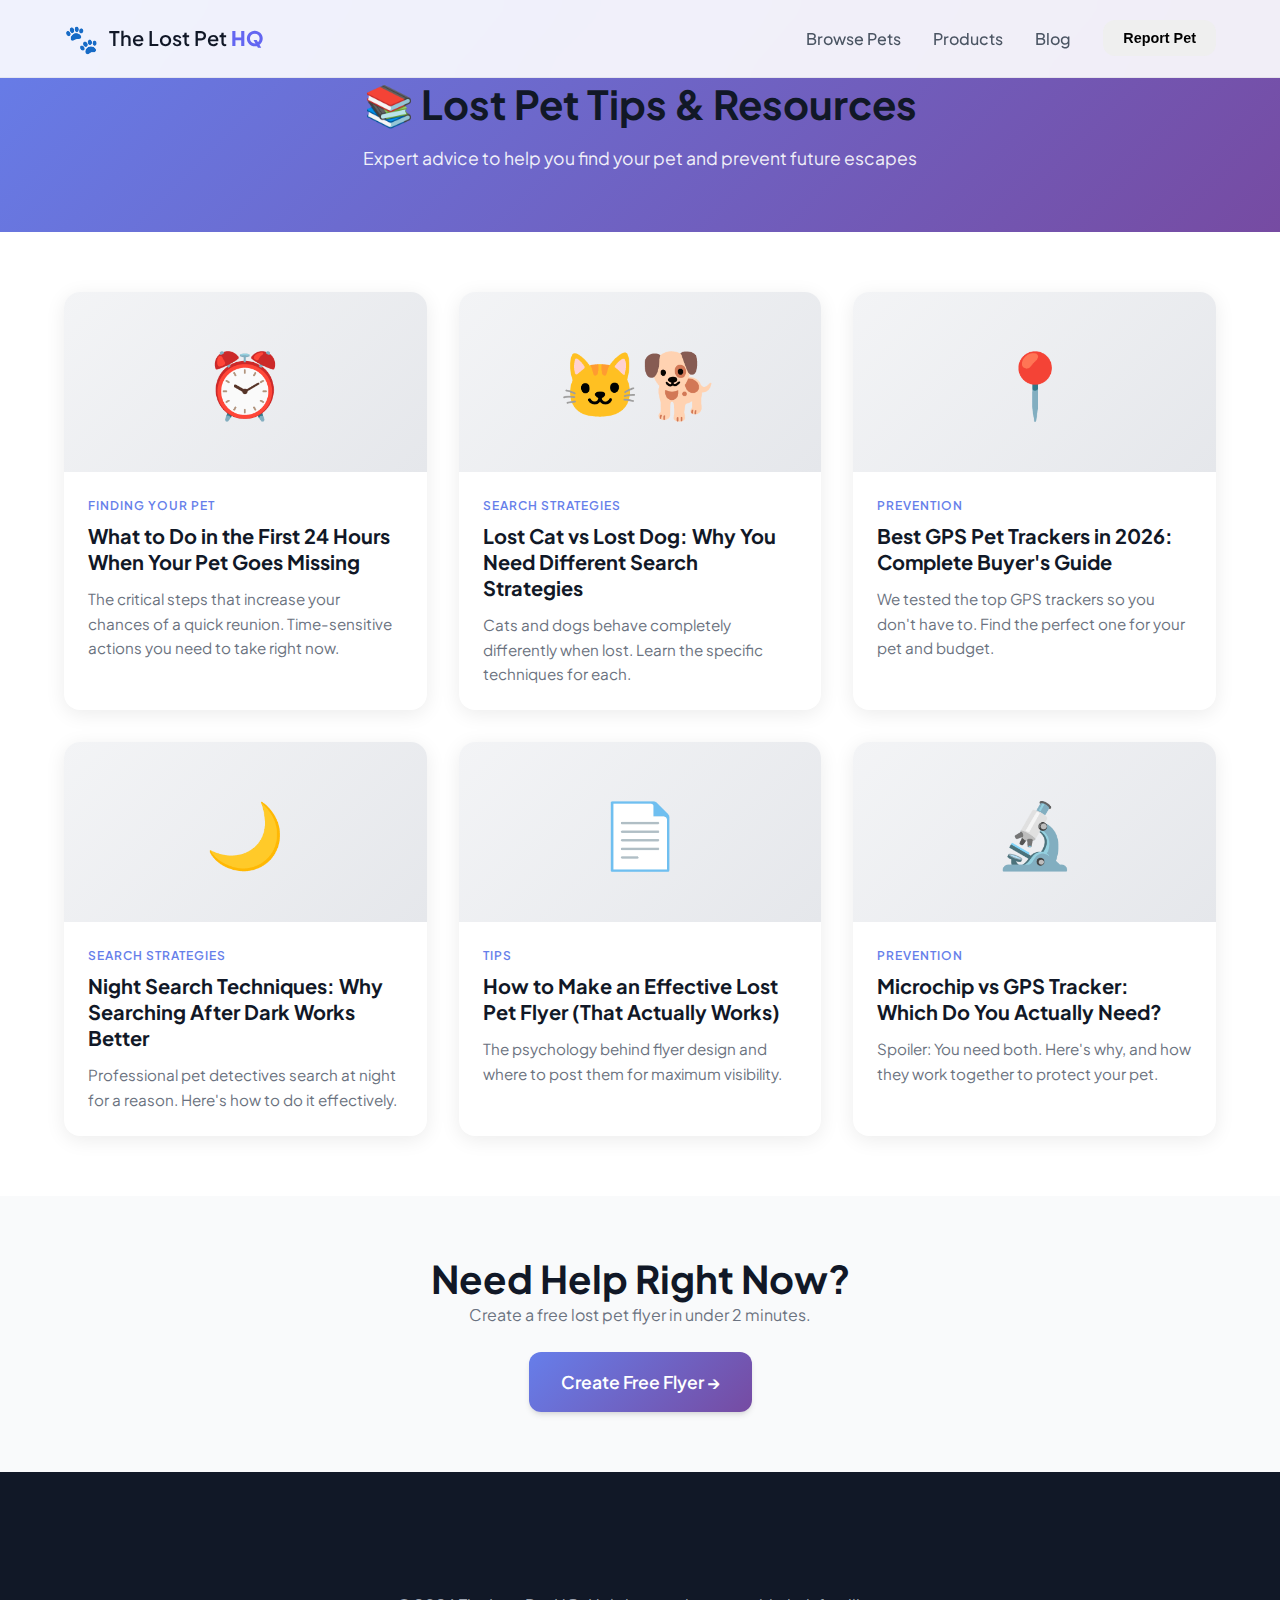
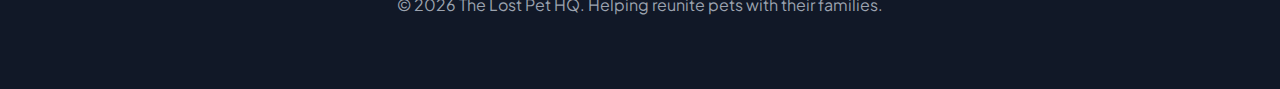
<file: blog/index.html>
<!DOCTYPE html>
<html lang="en">
<head>
    <meta charset="UTF-8">
    <meta name="viewport" content="width=device-width, initial-scale=1.0">
    <title>Lost Pet Tips & Resources | The Lost Pet HQ Blog</title>
    <meta name="description" content="Expert advice on finding lost pets, prevention tips, and heartwarming reunion stories. Free resources from The Lost Pet HQ.">
    <link rel="icon" type="image/svg+xml" href="/logo.svg">
    <link rel="preconnect" href="https://fonts.googleapis.com">
    <link rel="preconnect" href="https://fonts.gstatic.com" crossorigin>
    <link href="https://fonts.googleapis.com/css2?family=Plus+Jakarta+Sans:wght@400;500;600;700;800&display=swap" rel="stylesheet">
    <link rel="stylesheet" href="/styles.css">
    <style>
        .blog-hero {
            background: linear-gradient(135deg, #667eea 0%, #764ba2 100%);
            padding: 80px 0 60px;
            color: white;
            text-align: center;
        }
        .blog-hero h1 { font-size: 2.5rem; margin-bottom: 16px; }
        .blog-hero p { opacity: 0.9; font-size: 1.1rem; }
        
        .blog-grid {
            display: grid;
            grid-template-columns: repeat(auto-fit, minmax(320px, 1fr));
            gap: 32px;
            padding: 60px 0;
        }
        
        .blog-card {
            background: white;
            border-radius: 16px;
            overflow: hidden;
            box-shadow: 0 4px 20px rgba(0,0,0,0.08);
            transition: transform 0.2s;
            text-decoration: none;
            color: inherit;
        }
        .blog-card:hover { transform: translateY(-4px); }
        
        .blog-image {
            height: 180px;
            background: linear-gradient(135deg, #f3f4f6, #e5e7eb);
            display: flex;
            align-items: center;
            justify-content: center;
            font-size: 64px;
        }
        
        .blog-content {
            padding: 24px;
        }
        
        .blog-category {
            font-size: 0.75rem;
            font-weight: 600;
            color: #667eea;
            text-transform: uppercase;
            letter-spacing: 1px;
            margin-bottom: 8px;
        }
        
        .blog-title {
            font-size: 1.25rem;
            font-weight: 700;
            margin-bottom: 12px;
            line-height: 1.3;
        }
        
        .blog-excerpt {
            color: #6b7280;
            font-size: 0.95rem;
            line-height: 1.6;
        }
        
        .blog-cta {
            padding: 60px 0;
            background: #f9fafb;
            text-align: center;
        }
    </style>
</head>
<body>
    <nav class="navbar">
        <div class="nav-container">
            <a href="/" class="nav-logo">
                <span class="logo-paw">🐾</span>
                <span class="logo-text">The Lost Pet <strong>HQ</strong></span>
            </a>
            <div class="nav-links">
                <a href="/listings.html">Browse Pets</a>
                <a href="/products.html">Products</a>
                <a href="/blog/" class="active">Blog</a>
                <button class="btn btn-nav" onclick="window.location.href='/'">Report Pet</button>
            </div>
        </div>
    </nav>

    <section class="blog-hero">
        <div class="container">
            <h1>📚 Lost Pet Tips & Resources</h1>
            <p>Expert advice to help you find your pet and prevent future escapes</p>
        </div>
    </section>

    <div class="container">
        <div class="blog-grid">
            <a href="/blog/what-to-do-first-24-hours-lost-pet.html" class="blog-card">
                <div class="blog-image">⏰</div>
                <div class="blog-content">
                    <div class="blog-category">Finding Your Pet</div>
                    <h2 class="blog-title">What to Do in the First 24 Hours When Your Pet Goes Missing</h2>
                    <p class="blog-excerpt">The critical steps that increase your chances of a quick reunion. Time-sensitive actions you need to take right now.</p>
                </div>
            </a>
            
            <a href="/blog/lost-cat-vs-lost-dog-different-strategies.html" class="blog-card">
                <div class="blog-image">🐱🐕</div>
                <div class="blog-content">
                    <div class="blog-category">Search Strategies</div>
                    <h2 class="blog-title">Lost Cat vs Lost Dog: Why You Need Different Search Strategies</h2>
                    <p class="blog-excerpt">Cats and dogs behave completely differently when lost. Learn the specific techniques for each.</p>
                </div>
            </a>
            
            <a href="/blog/best-gps-pet-trackers-2026.html" class="blog-card">
                <div class="blog-image">📍</div>
                <div class="blog-content">
                    <div class="blog-category">Prevention</div>
                    <h2 class="blog-title">Best GPS Pet Trackers in 2026: Complete Buyer's Guide</h2>
                    <p class="blog-excerpt">We tested the top GPS trackers so you don't have to. Find the perfect one for your pet and budget.</p>
                </div>
            </a>
            
            <a href="/blog/night-search-techniques-finding-lost-pets.html" class="blog-card">
                <div class="blog-image">🌙</div>
                <div class="blog-content">
                    <div class="blog-category">Search Strategies</div>
                    <h2 class="blog-title">Night Search Techniques: Why Searching After Dark Works Better</h2>
                    <p class="blog-excerpt">Professional pet detectives search at night for a reason. Here's how to do it effectively.</p>
                </div>
            </a>
            
            <a href="/blog/how-to-make-effective-lost-pet-flyer.html" class="blog-card">
                <div class="blog-image">📄</div>
                <div class="blog-content">
                    <div class="blog-category">Tips</div>
                    <h2 class="blog-title">How to Make an Effective Lost Pet Flyer (That Actually Works)</h2>
                    <p class="blog-excerpt">The psychology behind flyer design and where to post them for maximum visibility.</p>
                </div>
            </a>
            
            <a href="/blog/microchip-vs-gps-tracker-which-need.html" class="blog-card">
                <div class="blog-image">🔬</div>
                <div class="blog-content">
                    <div class="blog-category">Prevention</div>
                    <h2 class="blog-title">Microchip vs GPS Tracker: Which Do You Actually Need?</h2>
                    <p class="blog-excerpt">Spoiler: You need both. Here's why, and how they work together to protect your pet.</p>
                </div>
            </a>
        </div>
    </div>

    <section class="blog-cta">
        <div class="container">
            <h2>Need Help Right Now?</h2>
            <p style="color: #6b7280; margin-bottom: 24px;">Create a free lost pet flyer in under 2 minutes.</p>
            <a href="/" class="btn btn-primary btn-large">Create Free Flyer →</a>
        </div>
    </section>

    <footer class="footer">
        <div class="container">
            <div class="footer-content" style="text-align: center; padding: 40px 0;">
                <p>© 2026 The Lost Pet HQ. Helping reunite pets with their families.</p>
            </div>
        </div>
    </footer>
</body>
</html>
</file>
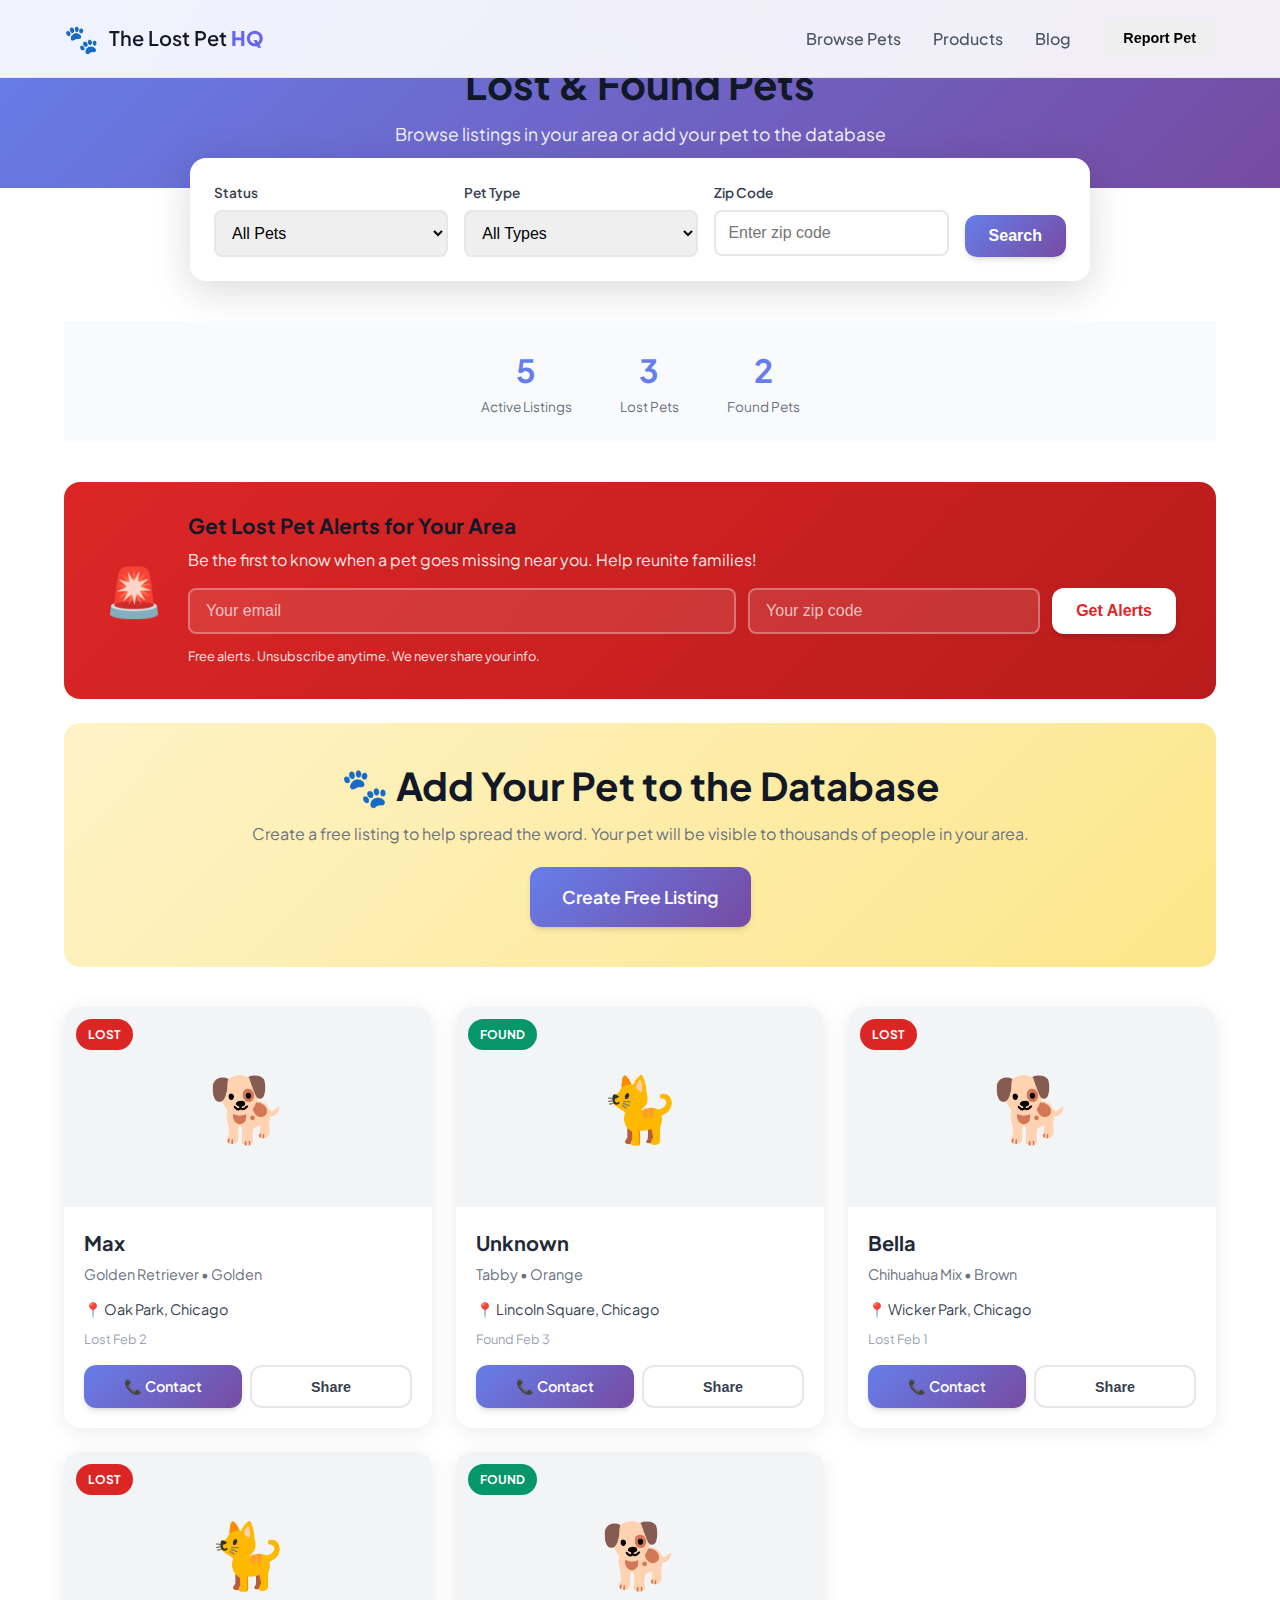
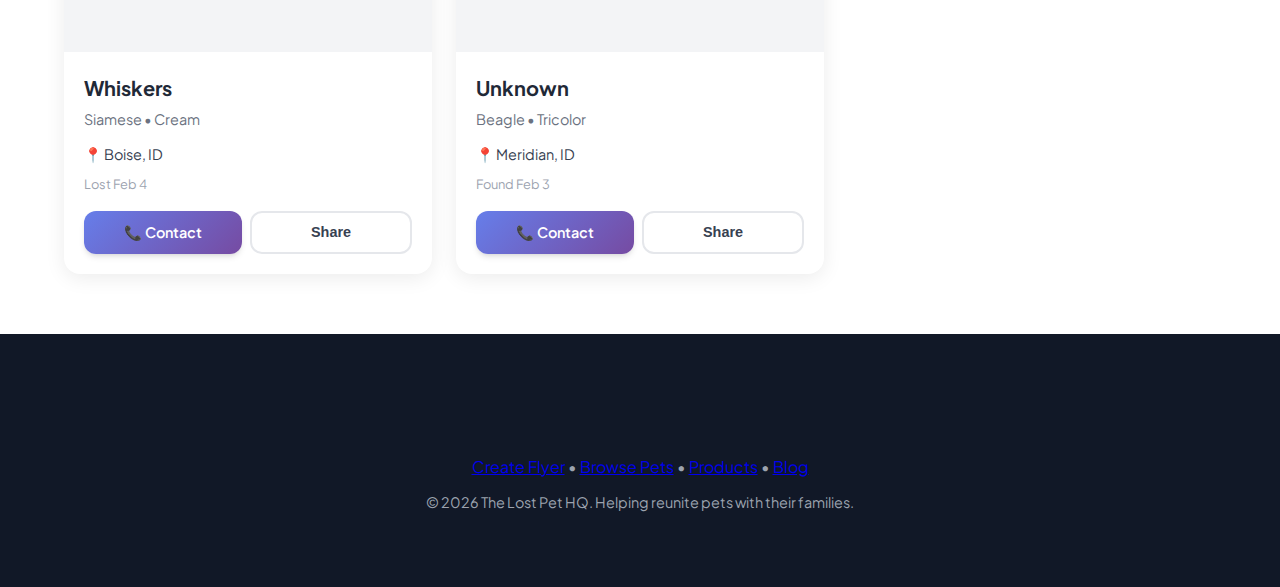
<file: listings.html>
<!DOCTYPE html>
<html lang="en">
<head>
    <meta charset="UTF-8">
    <meta name="viewport" content="width=device-width, initial-scale=1.0">
    <title>Lost & Found Pets Near You - The Lost Pet HQ</title>
    <meta name="description" content="Browse lost and found pets in your area. Help reunite pets with their families or find your missing companion.">
    <meta property="og:title" content="Lost & Found Pets - The Lost Pet HQ">
    <meta property="og:description" content="Browse lost and found pets near you. Help reunite families.">
    <link rel="icon" type="image/svg+xml" href="/logo.svg">
    <link rel="preconnect" href="https://fonts.googleapis.com">
    <link rel="preconnect" href="https://fonts.gstatic.com" crossorigin>
    <link href="https://fonts.googleapis.com/css2?family=Plus+Jakarta+Sans:wght@400;500;600;700;800&display=swap" rel="stylesheet">
    <link rel="stylesheet" href="styles.css">
    <style>
        /* Listings Page Specific Styles */
        .listings-hero {
            background: linear-gradient(135deg, #667eea 0%, #764ba2 100%);
            padding: 60px 0 40px;
            color: white;
            text-align: center;
        }
        
        .listings-hero h1 {
            font-size: 2.5rem;
            margin-bottom: 12px;
        }
        
        .listings-hero p {
            opacity: 0.9;
            font-size: 1.1rem;
        }
        
        .search-filters {
            background: white;
            padding: 24px;
            border-radius: 16px;
            box-shadow: 0 10px 40px rgba(0,0,0,0.15);
            margin: -30px auto 40px;
            max-width: 900px;
            display: flex;
            gap: 16px;
            flex-wrap: wrap;
        }
        
        .filter-group {
            flex: 1;
            min-width: 150px;
        }
        
        .filter-group label {
            display: block;
            font-size: 0.85rem;
            font-weight: 600;
            margin-bottom: 6px;
            color: #374151;
        }
        
        .filter-group select,
        .filter-group input {
            width: 100%;
            padding: 12px;
            border: 2px solid #e5e7eb;
            border-radius: 8px;
            font-size: 1rem;
        }
        
        .filter-group select:focus,
        .filter-group input:focus {
            outline: none;
            border-color: #667eea;
        }
        
        .search-btn {
            align-self: flex-end;
        }
        
        .listings-grid {
            display: grid;
            grid-template-columns: repeat(auto-fill, minmax(300px, 1fr));
            gap: 24px;
            padding: 0 0 60px;
        }
        
        .listing-card {
            background: white;
            border-radius: 16px;
            overflow: hidden;
            box-shadow: 0 4px 20px rgba(0,0,0,0.08);
            transition: transform 0.2s, box-shadow 0.2s;
        }
        
        .listing-card:hover {
            transform: translateY(-4px);
            box-shadow: 0 12px 40px rgba(0,0,0,0.12);
        }
        
        .listing-image {
            height: 200px;
            background: #f3f4f6;
            display: flex;
            align-items: center;
            justify-content: center;
            font-size: 64px;
            position: relative;
        }
        
        .listing-image img {
            width: 100%;
            height: 100%;
            object-fit: cover;
        }
        
        .listing-badge {
            position: absolute;
            top: 12px;
            left: 12px;
            padding: 6px 12px;
            border-radius: 20px;
            font-size: 0.75rem;
            font-weight: 700;
            text-transform: uppercase;
        }
        
        .listing-badge.lost {
            background: #dc2626;
            color: white;
        }
        
        .listing-badge.found {
            background: #059669;
            color: white;
        }
        
        .listing-content {
            padding: 20px;
        }
        
        .listing-name {
            font-size: 1.25rem;
            font-weight: 700;
            margin-bottom: 4px;
        }
        
        .listing-details {
            color: #6b7280;
            font-size: 0.9rem;
            margin-bottom: 12px;
        }
        
        .listing-location {
            display: flex;
            align-items: center;
            gap: 6px;
            font-size: 0.9rem;
            color: #374151;
            margin-bottom: 8px;
        }
        
        .listing-date {
            font-size: 0.8rem;
            color: #9ca3af;
        }
        
        .listing-actions {
            display: flex;
            gap: 8px;
            margin-top: 16px;
        }
        
        .listing-actions .btn {
            flex: 1;
            padding: 10px;
            font-size: 0.9rem;
        }
        
        .no-listings {
            grid-column: 1 / -1;
            text-align: center;
            padding: 80px 20px;
            color: #6b7280;
        }
        
        .no-listings span {
            font-size: 64px;
            display: block;
            margin-bottom: 16px;
        }
        
        .alert-signup-section {
            margin-bottom: 24px;
        }
        
        .alert-signup-card {
            background: linear-gradient(135deg, #dc2626, #b91c1c);
            color: white;
            padding: 32px 40px;
            border-radius: 16px;
            display: flex;
            align-items: center;
            gap: 24px;
        }
        
        .alert-icon {
            font-size: 48px;
            flex-shrink: 0;
        }
        
        .alert-content {
            flex: 1;
        }
        
        .alert-content h3 {
            margin: 0 0 8px;
            font-size: 1.3rem;
        }
        
        .alert-content > p {
            margin: 0 0 16px;
            opacity: 0.9;
        }
        
        .alert-form {
            display: flex;
            gap: 12px;
            flex-wrap: wrap;
        }
        
        .alert-form input {
            padding: 12px 16px;
            border: 2px solid rgba(255,255,255,0.3);
            border-radius: 8px;
            background: rgba(255,255,255,0.1);
            color: white;
            font-size: 1rem;
        }
        
        .alert-form input::placeholder {
            color: rgba(255,255,255,0.7);
        }
        
        .alert-form input:focus {
            outline: none;
            border-color: white;
            background: rgba(255,255,255,0.2);
        }
        
        .alert-form input[type="email"] {
            flex: 2;
            min-width: 200px;
        }
        
        .alert-form input[type="text"] {
            flex: 1;
            min-width: 100px;
        }
        
        .alert-form .btn {
            background: white;
            color: #dc2626;
            border: none;
            font-weight: 600;
        }
        
        .alert-form .btn:hover {
            background: #f3f4f6;
        }
        
        .alert-disclaimer {
            font-size: 0.8rem;
            opacity: 0.7;
            margin: 12px 0 0 !important;
        }
        
        @media (max-width: 640px) {
            .alert-signup-card {
                flex-direction: column;
                text-align: center;
            }
            
            .alert-form {
                flex-direction: column;
            }
            
            .alert-form input,
            .alert-form .btn {
                width: 100%;
            }
        }
        
        .add-listing-cta {
            background: linear-gradient(135deg, #fef3c7 0%, #fde68a 100%);
            padding: 40px;
            border-radius: 16px;
            text-align: center;
            margin-bottom: 40px;
        }
        
        .add-listing-cta h2 {
            margin-bottom: 12px;
        }
        
        .add-listing-cta p {
            color: #6b7280;
            margin-bottom: 20px;
        }
        
        .stats-bar {
            display: flex;
            justify-content: center;
            gap: 48px;
            padding: 24px;
            background: #f9fafb;
            margin-bottom: 40px;
        }
        
        .stat-item {
            text-align: center;
        }
        
        .stat-number {
            font-size: 2rem;
            font-weight: 700;
            color: #667eea;
        }
        
        .stat-label {
            font-size: 0.85rem;
            color: #6b7280;
        }
    </style>
</head>
<body>
    <!-- Navigation -->
    <nav class="navbar">
        <div class="nav-container">
            <a href="/" class="nav-logo">
                <span class="logo-paw">🐾</span>
                <span class="logo-text">The Lost Pet <strong>HQ</strong></span>
            </a>
            <div class="nav-links">
                <a href="/listings.html" class="active">Browse Pets</a>
                <a href="/products.html">Products</a>
                <a href="/blog/">Blog</a>
                <button class="btn btn-nav" onclick="window.location.href='/'">Report Pet</button>
            </div>
        </div>
    </nav>

    <!-- Hero -->
    <section class="listings-hero">
        <div class="container">
            <h1>Lost & Found Pets</h1>
            <p>Browse listings in your area or add your pet to the database</p>
        </div>
    </section>

    <!-- Search Filters -->
    <div class="container">
        <div class="search-filters">
            <div class="filter-group">
                <label>Status</label>
                <select id="filterStatus" onchange="filterListings()">
                    <option value="all">All Pets</option>
                    <option value="lost">Lost Pets</option>
                    <option value="found">Found Pets</option>
                </select>
            </div>
            <div class="filter-group">
                <label>Pet Type</label>
                <select id="filterType" onchange="filterListings()">
                    <option value="all">All Types</option>
                    <option value="dog">Dogs</option>
                    <option value="cat">Cats</option>
                    <option value="other">Other</option>
                </select>
            </div>
            <div class="filter-group">
                <label>Zip Code</label>
                <input type="text" id="filterZip" placeholder="Enter zip code" onchange="filterListings()">
            </div>
            <button class="btn btn-primary search-btn" onclick="filterListings()">Search</button>
        </div>

        <!-- Stats -->
        <div class="stats-bar">
            <div class="stat-item">
                <div class="stat-number" id="totalListings">0</div>
                <div class="stat-label">Active Listings</div>
            </div>
            <div class="stat-item">
                <div class="stat-number" id="lostCount">0</div>
                <div class="stat-label">Lost Pets</div>
            </div>
            <div class="stat-item">
                <div class="stat-number" id="foundCount">0</div>
                <div class="stat-label">Found Pets</div>
            </div>
        </div>

        <!-- Alert Signup Section -->
        <div class="alert-signup-section">
            <div class="alert-signup-card">
                <div class="alert-icon">🚨</div>
                <div class="alert-content">
                    <h3>Get Lost Pet Alerts for Your Area</h3>
                    <p>Be the first to know when a pet goes missing near you. Help reunite families!</p>
                    <form class="alert-form" onsubmit="handleAlertSignup(event)">
                        <input type="email" id="alertEmail" placeholder="Your email" required>
                        <input type="text" id="alertZip" placeholder="Your zip code" maxlength="5" required>
                        <button type="submit" class="btn btn-primary">Get Alerts</button>
                    </form>
                    <p class="alert-disclaimer">Free alerts. Unsubscribe anytime. We never share your info.</p>
                </div>
            </div>
        </div>

        <!-- Add Listing CTA -->
        <div class="add-listing-cta">
            <h2>🐾 Add Your Pet to the Database</h2>
            <p>Create a free listing to help spread the word. Your pet will be visible to thousands of people in your area.</p>
            <a href="/" class="btn btn-primary btn-large">Create Free Listing</a>
        </div>

        <!-- Listings Grid -->
        <div class="listings-grid" id="listingsGrid">
            <!-- Populated by JavaScript -->
        </div>
    </div>

    <!-- Footer -->
    <footer class="footer">
        <div class="container">
            <div class="footer-content" style="text-align: center; padding: 40px 0;">
                <p style="margin-bottom: 12px;"><a href="/">Create Flyer</a> • <a href="/listings.html">Browse Pets</a> • <a href="/products.html">Products</a> • <a href="/blog/">Blog</a></p>
                <p style="color: #9ca3af; font-size: 0.9rem;">© 2026 The Lost Pet HQ. Helping reunite pets with their families.</p>
            </div>
        </div>
    </footer>

    <script>
        // Sample listings data (would come from backend in production)
        const sampleListings = [
            {
                id: 1,
                status: 'lost',
                name: 'Max',
                type: 'dog',
                breed: 'Golden Retriever',
                color: 'Golden',
                location: 'Oak Park, Chicago',
                zip: '60302',
                date: '2026-02-02',
                photo: null,
                phone: '(555) 123-4567'
            },
            {
                id: 2,
                status: 'found',
                name: 'Unknown',
                type: 'cat',
                breed: 'Tabby',
                color: 'Orange',
                location: 'Lincoln Square, Chicago',
                zip: '60625',
                date: '2026-02-03',
                photo: null,
                phone: '(555) 987-6543'
            },
            {
                id: 3,
                status: 'lost',
                name: 'Bella',
                type: 'dog',
                breed: 'Chihuahua Mix',
                color: 'Brown',
                location: 'Wicker Park, Chicago',
                zip: '60622',
                date: '2026-02-01',
                photo: null,
                phone: '(555) 456-7890'
            },
            {
                id: 4,
                status: 'lost',
                name: 'Whiskers',
                type: 'cat',
                breed: 'Siamese',
                color: 'Cream',
                location: 'Boise, ID',
                zip: '83702',
                date: '2026-02-04',
                photo: null,
                phone: '(208) 555-1234'
            },
            {
                id: 5,
                status: 'found',
                name: 'Unknown',
                type: 'dog',
                breed: 'Beagle',
                color: 'Tricolor',
                location: 'Meridian, ID',
                zip: '83642',
                date: '2026-02-03',
                photo: null,
                phone: '(208) 555-5678'
            }
        ];

        // Combine with any localStorage listings
        function getAllListings() {
            const stored = JSON.parse(localStorage.getItem('lostpethq_listings') || '[]');
            return [...sampleListings, ...stored];
        }

        function renderListings(listings) {
            const grid = document.getElementById('listingsGrid');
            
            if (listings.length === 0) {
                grid.innerHTML = `
                    <div class="no-listings">
                        <span>🔍</span>
                        <h3>No pets found matching your filters</h3>
                        <p>Try adjusting your search or add a new listing</p>
                    </div>
                `;
                return;
            }

            grid.innerHTML = listings.map(pet => {
                const emoji = pet.type === 'dog' ? '🐕' : pet.type === 'cat' ? '🐈' : '🐾';
                const dateFormatted = new Date(pet.date).toLocaleDateString('en-US', {
                    month: 'short',
                    day: 'numeric'
                });
                
                return `
                    <div class="listing-card">
                        <div class="listing-image">
                            ${pet.photo ? `<img src="${pet.photo}" alt="${pet.name}">` : emoji}
                            <span class="listing-badge ${pet.status}">${pet.status}</span>
                        </div>
                        <div class="listing-content">
                            <div class="listing-name">${pet.name}</div>
                            <div class="listing-details">${pet.breed} • ${pet.color}</div>
                            <div class="listing-location">📍 ${pet.location}</div>
                            <div class="listing-date">${pet.status === 'lost' ? 'Lost' : 'Found'} ${dateFormatted}</div>
                            <div class="listing-actions">
                                <a href="tel:${pet.phone}" class="btn btn-primary">📞 Contact</a>
                                <button class="btn btn-secondary" onclick="shareListing(${pet.id})">Share</button>
                            </div>
                        </div>
                    </div>
                `;
            }).join('');
        }

        function filterListings() {
            const status = document.getElementById('filterStatus').value;
            const type = document.getElementById('filterType').value;
            const zip = document.getElementById('filterZip').value.trim();
            
            let listings = getAllListings();
            
            if (status !== 'all') {
                listings = listings.filter(p => p.status === status);
            }
            if (type !== 'all') {
                listings = listings.filter(p => p.type === type);
            }
            if (zip) {
                listings = listings.filter(p => p.zip && p.zip.startsWith(zip));
            }
            
            renderListings(listings);
            updateStats();
        }

        function updateStats() {
            const all = getAllListings();
            document.getElementById('totalListings').textContent = all.length;
            document.getElementById('lostCount').textContent = all.filter(p => p.status === 'lost').length;
            document.getElementById('foundCount').textContent = all.filter(p => p.status === 'found').length;
        }

        function shareListing(id) {
            const pet = getAllListings().find(p => p.id === id);
            if (!pet) return;
            
            const text = `🚨 ${pet.status.toUpperCase()} ${pet.type.toUpperCase()}: ${pet.name}\n📍 ${pet.location}\n📞 ${pet.phone}\n\nSee more at TheLostPetHQ.com`;
            
            if (navigator.share) {
                navigator.share({ title: `${pet.status} ${pet.type}: ${pet.name}`, text });
            } else {
                navigator.clipboard.writeText(text);
                alert('Listing info copied to clipboard!');
            }
        }

        function handleAlertSignup(e) {
            e.preventDefault();
            const email = document.getElementById('alertEmail').value;
            const zip = document.getElementById('alertZip').value;
            
            // Save to localStorage
            const alerts = JSON.parse(localStorage.getItem('lostpethq_alerts') || '[]');
            alerts.push({ email, zip, timestamp: Date.now() });
            localStorage.setItem('lostpethq_alerts', JSON.stringify(alerts));
            
            // Show success
            alert('✅ You\'re signed up for alerts in ' + zip + '! We\'ll email you when pets are lost/found nearby.');
            e.target.reset();
        }

        // Initialize
        document.addEventListener('DOMContentLoaded', function() {
            filterListings();
        });
    </script>
</body>
</html>
</file>
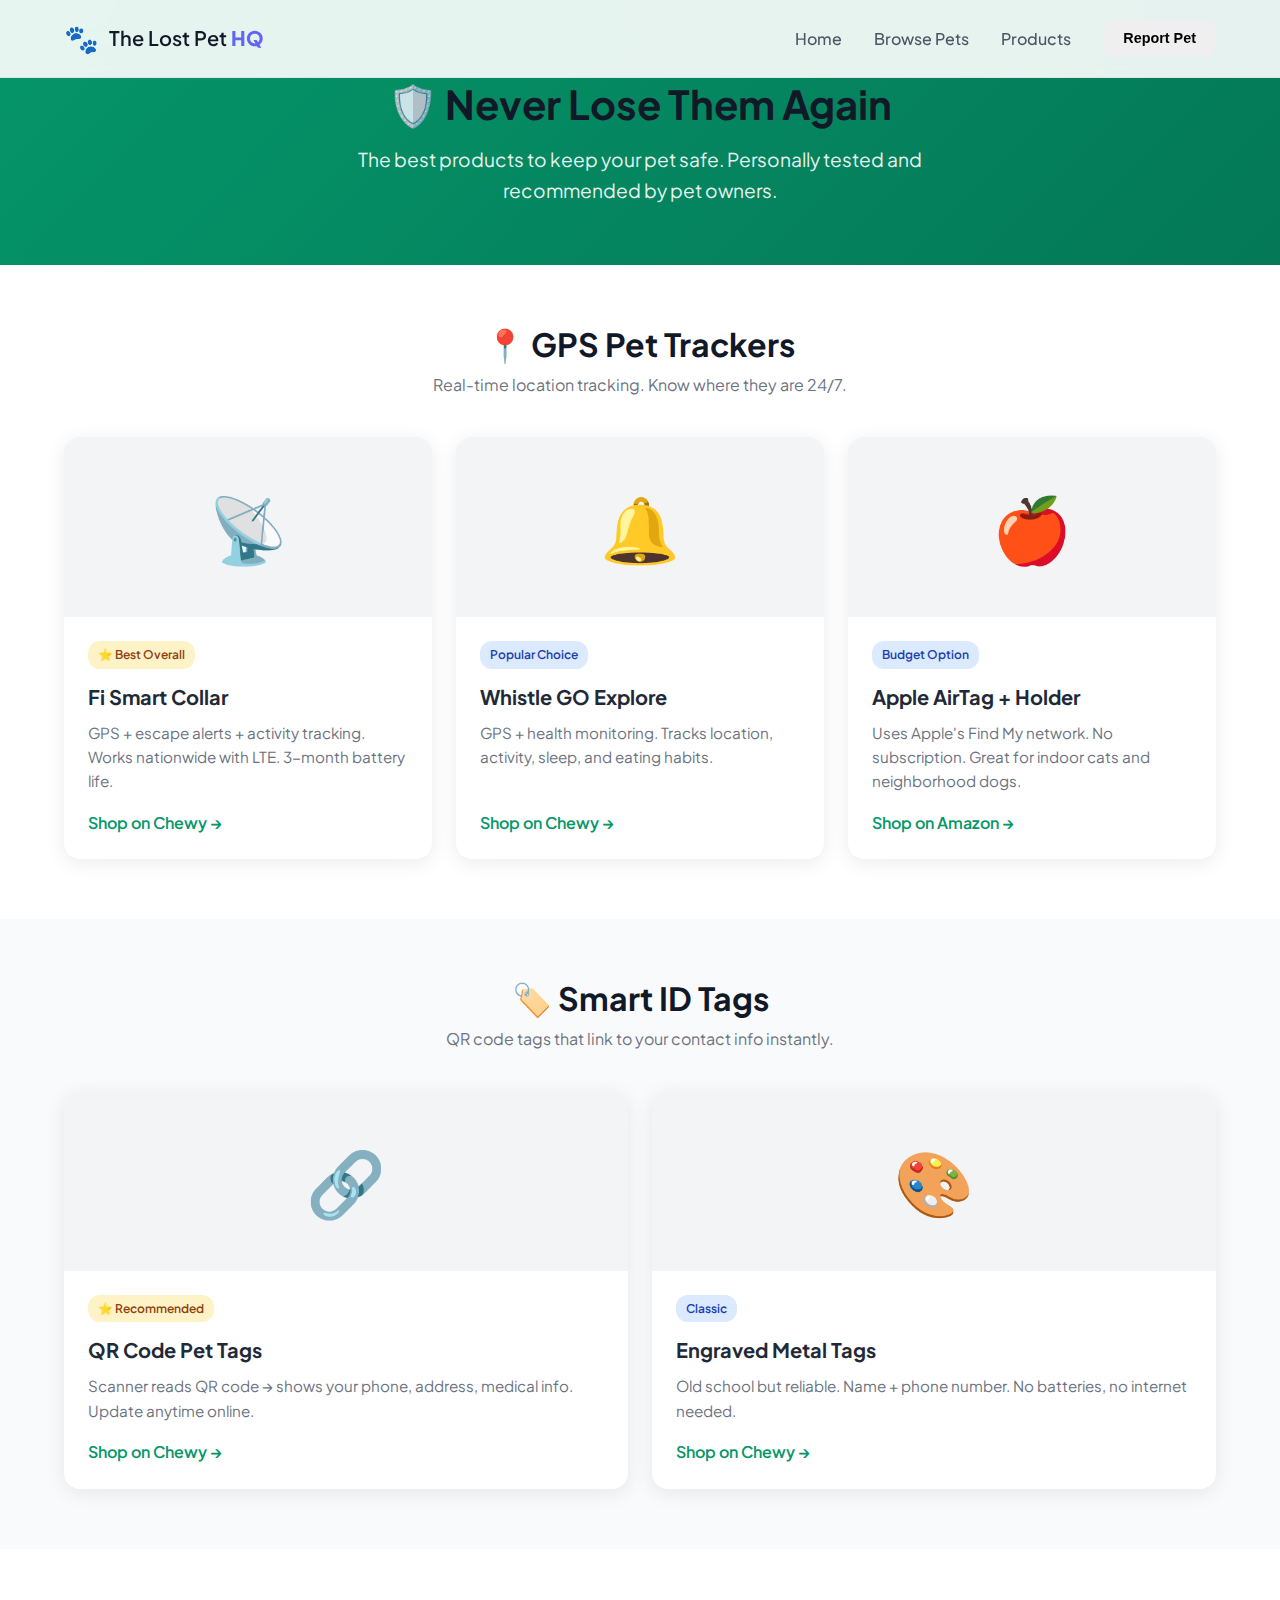
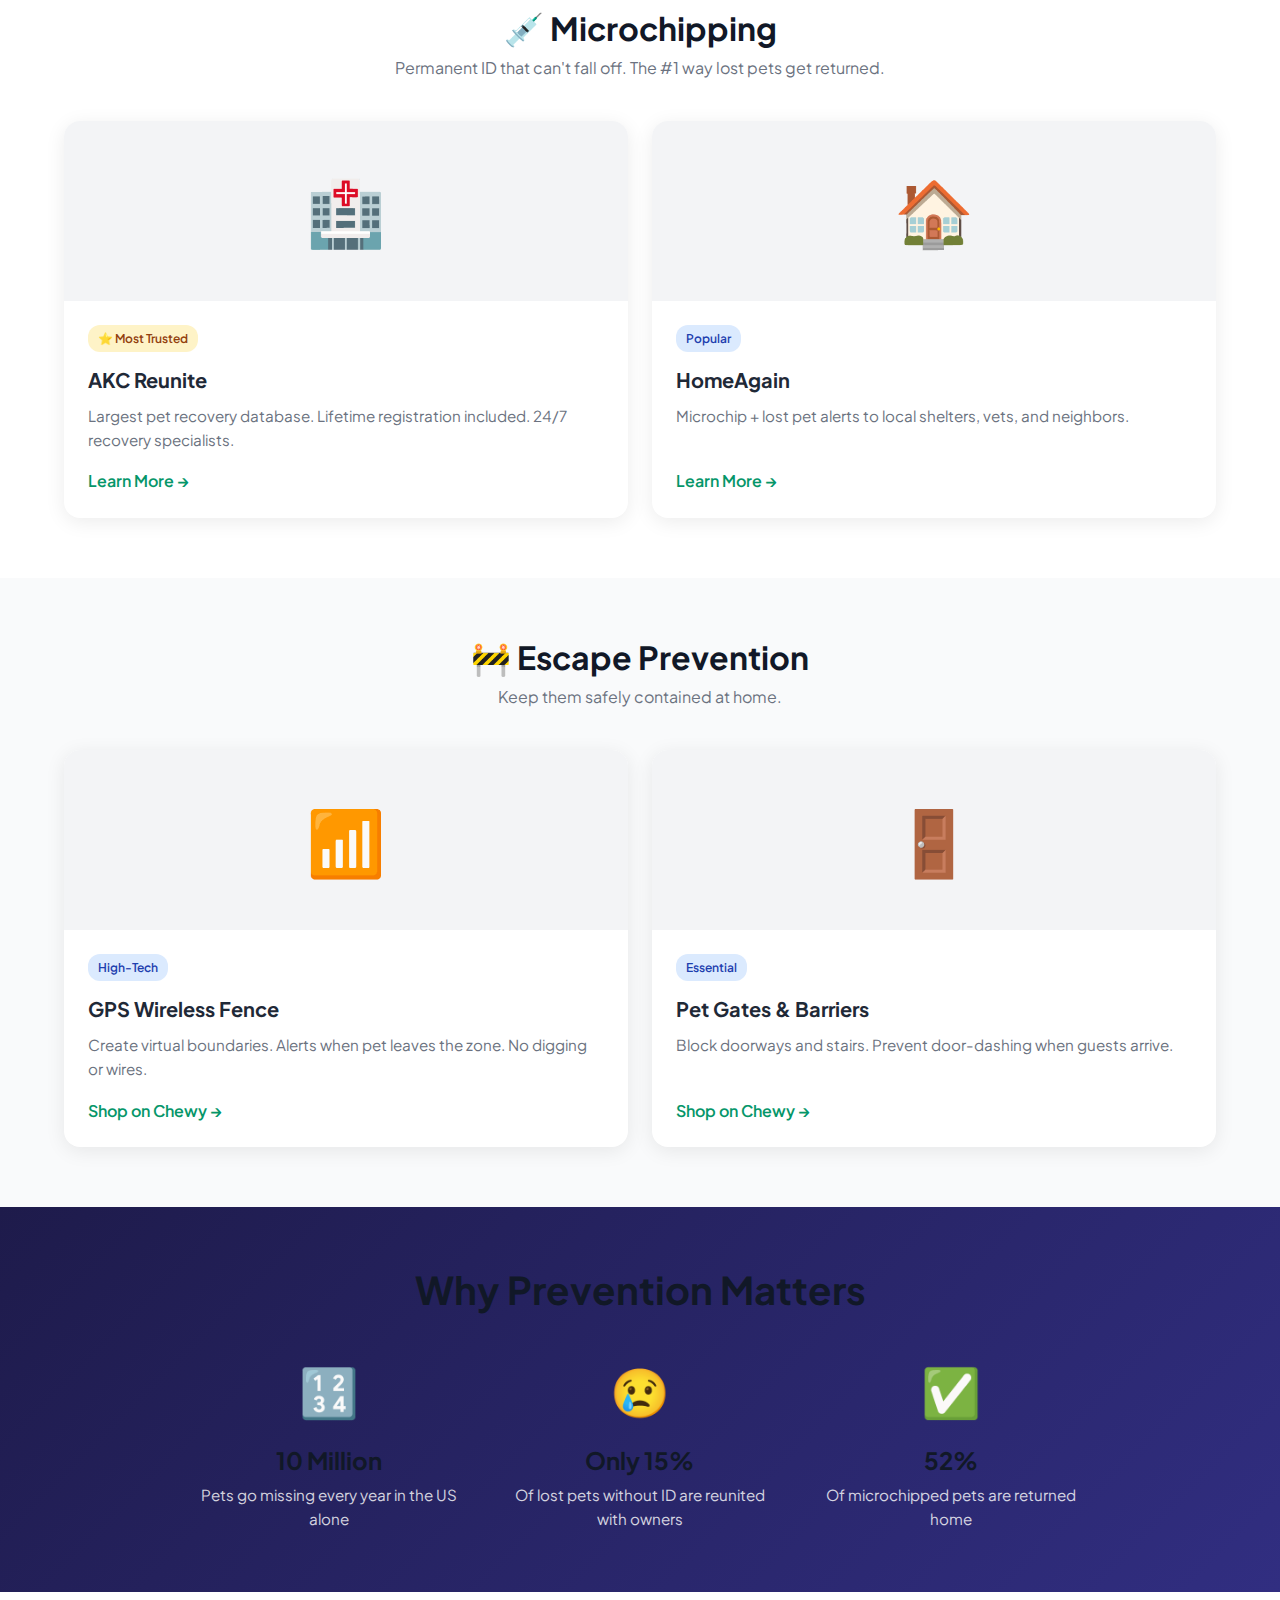
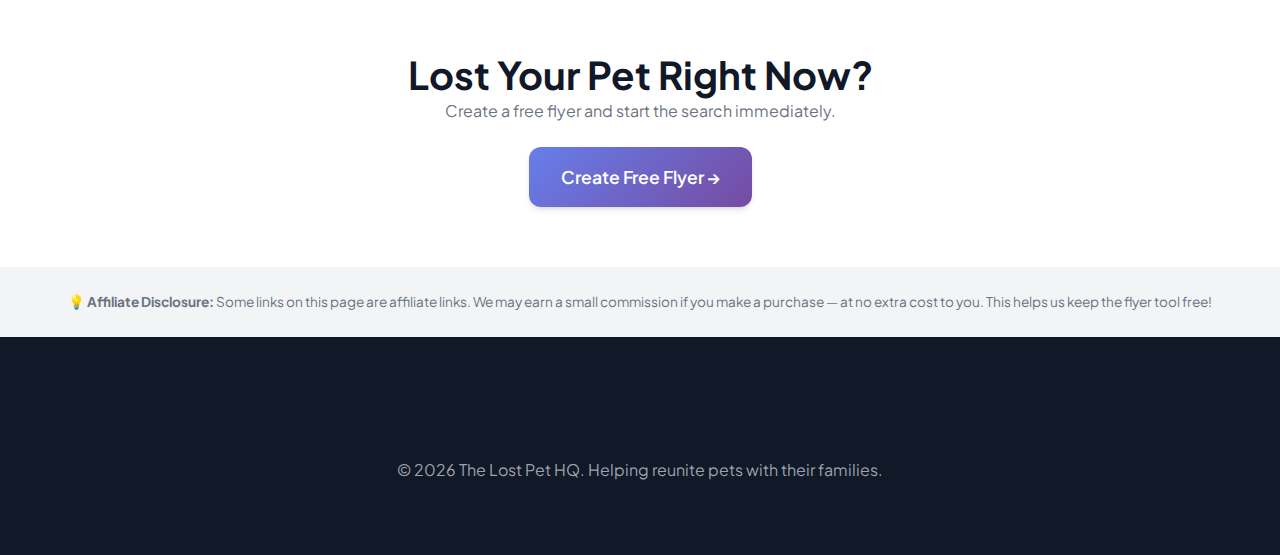
<file: products.html>
<!DOCTYPE html>
<html lang="en">
<head>
    <meta charset="UTF-8">
    <meta name="viewport" content="width=device-width, initial-scale=1.0">
    <title>Pet Safety Products - GPS Trackers, ID Tags & More | The Lost Pet HQ</title>
    <meta name="description" content="Recommended pet safety products to prevent your pet from getting lost. GPS trackers, smart tags, AirTag holders, and more.">
    <meta property="og:title" content="Pet Safety Products - The Lost Pet HQ">
    <meta property="og:description" content="Keep your pet safe with our recommended GPS trackers, ID tags, and safety gear.">
    <link rel="icon" type="image/svg+xml" href="/logo.svg">
    <link rel="preconnect" href="https://fonts.googleapis.com">
    <link rel="preconnect" href="https://fonts.gstatic.com" crossorigin>
    <link href="https://fonts.googleapis.com/css2?family=Plus+Jakarta+Sans:wght@400;500;600;700;800&display=swap" rel="stylesheet">
    <link rel="stylesheet" href="styles.css">
    <style>
        .products-hero {
            background: linear-gradient(135deg, #059669 0%, #047857 100%);
            padding: 80px 0 60px;
            color: white;
            text-align: center;
        }
        
        .products-hero h1 {
            font-size: 2.5rem;
            margin-bottom: 16px;
        }
        
        .products-hero p {
            font-size: 1.2rem;
            opacity: 0.9;
            max-width: 600px;
            margin: 0 auto;
        }
        
        .products-section {
            padding: 60px 0;
        }
        
        .products-section:nth-child(even) {
            background: #f9fafb;
        }
        
        .section-title {
            text-align: center;
            margin-bottom: 40px;
        }
        
        .section-title h2 {
            font-size: 2rem;
            margin-bottom: 8px;
        }
        
        .section-title p {
            color: #6b7280;
        }
        
        .products-grid {
            display: grid;
            grid-template-columns: repeat(auto-fit, minmax(280px, 1fr));
            gap: 24px;
        }
        
        .product-card {
            background: white;
            border-radius: 16px;
            overflow: hidden;
            box-shadow: 0 4px 20px rgba(0,0,0,0.08);
            transition: transform 0.2s, box-shadow 0.2s;
            text-decoration: none;
            color: inherit;
            display: flex;
            flex-direction: column;
        }
        
        .product-card:hover {
            transform: translateY(-4px);
            box-shadow: 0 12px 40px rgba(0,0,0,0.15);
        }
        
        .product-image {
            height: 180px;
            background: #f3f4f6;
            display: flex;
            align-items: center;
            justify-content: center;
            font-size: 64px;
        }
        
        .product-content {
            padding: 24px;
            flex: 1;
            display: flex;
            flex-direction: column;
        }
        
        .product-badge {
            display: inline-block;
            background: #dbeafe;
            color: #1e40af;
            padding: 4px 10px;
            border-radius: 12px;
            font-size: 0.75rem;
            font-weight: 600;
            margin-bottom: 12px;
            width: fit-content;
        }
        
        .product-badge.best {
            background: #fef3c7;
            color: #92400e;
        }
        
        .product-name {
            font-size: 1.25rem;
            font-weight: 700;
            margin-bottom: 8px;
        }
        
        .product-desc {
            color: #6b7280;
            font-size: 0.95rem;
            line-height: 1.6;
            flex: 1;
        }
        
        .product-cta {
            display: inline-flex;
            align-items: center;
            gap: 8px;
            color: #059669;
            font-weight: 600;
            margin-top: 16px;
        }
        
        .product-cta:hover {
            text-decoration: underline;
        }
        
        .why-section {
            background: linear-gradient(135deg, #1e1b4b 0%, #312e81 100%);
            color: white;
            padding: 60px 0;
            text-align: center;
        }
        
        .why-section h2 {
            margin-bottom: 40px;
        }
        
        .why-grid {
            display: grid;
            grid-template-columns: repeat(auto-fit, minmax(250px, 1fr));
            gap: 32px;
            max-width: 900px;
            margin: 0 auto;
        }
        
        .why-item {
            text-align: center;
        }
        
        .why-icon {
            font-size: 48px;
            margin-bottom: 16px;
        }
        
        .why-item h3 {
            margin-bottom: 8px;
        }
        
        .why-item p {
            opacity: 0.8;
            font-size: 0.95rem;
        }
        
        .affiliate-note {
            text-align: center;
            padding: 24px;
            background: #f3f4f6;
            color: #6b7280;
            font-size: 0.85rem;
        }
    </style>
</head>
<body>
    <!-- Navigation -->
    <nav class="navbar">
        <div class="nav-container">
            <a href="/" class="nav-logo">
                <span class="logo-paw">🐾</span>
                <span class="logo-text">The Lost Pet <strong>HQ</strong></span>
            </a>
            <div class="nav-links">
                <a href="/">Home</a>
                <a href="/listings.html">Browse Pets</a>
                <a href="/products.html" class="active">Products</a>
                <button class="btn btn-nav" onclick="window.location.href='/'">Report Pet</button>
            </div>
        </div>
    </nav>

    <!-- Hero -->
    <section class="products-hero">
        <div class="container">
            <h1>🛡️ Never Lose Them Again</h1>
            <p>The best products to keep your pet safe. Personally tested and recommended by pet owners.</p>
        </div>
    </section>

    <!-- GPS Trackers -->
    <section class="products-section">
        <div class="container">
            <div class="section-title">
                <h2>📍 GPS Pet Trackers</h2>
                <p>Real-time location tracking. Know where they are 24/7.</p>
            </div>
            <div class="products-grid">
                <a href="https://www.chewy.com/fi/b/gps-smart-collar-11278" target="_blank" rel="noopener sponsored" class="product-card">
                    <div class="product-image">📡</div>
                    <div class="product-content">
                        <span class="product-badge best">⭐ Best Overall</span>
                        <div class="product-name">Fi Smart Collar</div>
                        <p class="product-desc">GPS + escape alerts + activity tracking. Works nationwide with LTE. 3-month battery life.</p>
                        <span class="product-cta">Shop on Chewy →</span>
                    </div>
                </a>
                <a href="https://www.chewy.com/whistle/b/gps-trackers-11278" target="_blank" rel="noopener sponsored" class="product-card">
                    <div class="product-image">🔔</div>
                    <div class="product-content">
                        <span class="product-badge">Popular Choice</span>
                        <div class="product-name">Whistle GO Explore</div>
                        <p class="product-desc">GPS + health monitoring. Tracks location, activity, sleep, and eating habits.</p>
                        <span class="product-cta">Shop on Chewy →</span>
                    </div>
                </a>
                <a href="https://www.amazon.com/s?k=airtag+pet+collar&tag=YOUR_AMAZON_TAG" target="_blank" rel="noopener sponsored" class="product-card">
                    <div class="product-image">🍎</div>
                    <div class="product-content">
                        <span class="product-badge">Budget Option</span>
                        <div class="product-name">Apple AirTag + Holder</div>
                        <p class="product-desc">Uses Apple's Find My network. No subscription. Great for indoor cats and neighborhood dogs.</p>
                        <span class="product-cta">Shop on Amazon →</span>
                    </div>
                </a>
            </div>
        </div>
    </section>

    <!-- ID Tags -->
    <section class="products-section">
        <div class="container">
            <div class="section-title">
                <h2>🏷️ Smart ID Tags</h2>
                <p>QR code tags that link to your contact info instantly.</p>
            </div>
            <div class="products-grid">
                <a href="https://www.chewy.com/b/id-tags-collar-accessories-316" target="_blank" rel="noopener sponsored" class="product-card">
                    <div class="product-image">🔗</div>
                    <div class="product-content">
                        <span class="product-badge best">⭐ Recommended</span>
                        <div class="product-name">QR Code Pet Tags</div>
                        <p class="product-desc">Scanner reads QR code → shows your phone, address, medical info. Update anytime online.</p>
                        <span class="product-cta">Shop on Chewy →</span>
                    </div>
                </a>
                <a href="https://www.chewy.com/b/id-tags-collar-accessories-316" target="_blank" rel="noopener sponsored" class="product-card">
                    <div class="product-image">🎨</div>
                    <div class="product-content">
                        <span class="product-badge">Classic</span>
                        <div class="product-name">Engraved Metal Tags</div>
                        <p class="product-desc">Old school but reliable. Name + phone number. No batteries, no internet needed.</p>
                        <span class="product-cta">Shop on Chewy →</span>
                    </div>
                </a>
            </div>
        </div>
    </section>

    <!-- Microchipping -->
    <section class="products-section">
        <div class="container">
            <div class="section-title">
                <h2>💉 Microchipping</h2>
                <p>Permanent ID that can't fall off. The #1 way lost pets get returned.</p>
            </div>
            <div class="products-grid">
                <a href="https://www.akcreunite.org" target="_blank" rel="noopener" class="product-card">
                    <div class="product-image">🏥</div>
                    <div class="product-content">
                        <span class="product-badge best">⭐ Most Trusted</span>
                        <div class="product-name">AKC Reunite</div>
                        <p class="product-desc">Largest pet recovery database. Lifetime registration included. 24/7 recovery specialists.</p>
                        <span class="product-cta">Learn More →</span>
                    </div>
                </a>
                <a href="https://www.homeagain.com" target="_blank" rel="noopener" class="product-card">
                    <div class="product-image">🏠</div>
                    <div class="product-content">
                        <span class="product-badge">Popular</span>
                        <div class="product-name">HomeAgain</div>
                        <p class="product-desc">Microchip + lost pet alerts to local shelters, vets, and neighbors.</p>
                        <span class="product-cta">Learn More →</span>
                    </div>
                </a>
            </div>
        </div>
    </section>

    <!-- Containment -->
    <section class="products-section">
        <div class="container">
            <div class="section-title">
                <h2>🚧 Escape Prevention</h2>
                <p>Keep them safely contained at home.</p>
            </div>
            <div class="products-grid">
                <a href="https://www.chewy.com/b/wireless-dog-fences-2483" target="_blank" rel="noopener sponsored" class="product-card">
                    <div class="product-image">📶</div>
                    <div class="product-content">
                        <span class="product-badge">High-Tech</span>
                        <div class="product-name">GPS Wireless Fence</div>
                        <p class="product-desc">Create virtual boundaries. Alerts when pet leaves the zone. No digging or wires.</p>
                        <span class="product-cta">Shop on Chewy →</span>
                    </div>
                </a>
                <a href="https://www.chewy.com/b/gates-doors-pens-315" target="_blank" rel="noopener sponsored" class="product-card">
                    <div class="product-image">🚪</div>
                    <div class="product-content">
                        <span class="product-badge">Essential</span>
                        <div class="product-name">Pet Gates & Barriers</div>
                        <p class="product-desc">Block doorways and stairs. Prevent door-dashing when guests arrive.</p>
                        <span class="product-cta">Shop on Chewy →</span>
                    </div>
                </a>
            </div>
        </div>
    </section>

    <!-- Why Prevention -->
    <section class="why-section">
        <div class="container">
            <h2>Why Prevention Matters</h2>
            <div class="why-grid">
                <div class="why-item">
                    <div class="why-icon">🔢</div>
                    <h3>10 Million</h3>
                    <p>Pets go missing every year in the US alone</p>
                </div>
                <div class="why-item">
                    <div class="why-icon">😢</div>
                    <h3>Only 15%</h3>
                    <p>Of lost pets without ID are reunited with owners</p>
                </div>
                <div class="why-item">
                    <div class="why-icon">✅</div>
                    <h3>52%</h3>
                    <p>Of microchipped pets are returned home</p>
                </div>
            </div>
        </div>
    </section>

    <!-- CTA -->
    <section style="padding: 60px 0; text-align: center;">
        <div class="container">
            <h2>Lost Your Pet Right Now?</h2>
            <p style="color: #6b7280; margin-bottom: 24px;">Create a free flyer and start the search immediately.</p>
            <a href="/" class="btn btn-primary btn-large">Create Free Flyer →</a>
        </div>
    </section>

    <!-- Affiliate Disclosure -->
    <div class="affiliate-note">
        <p>💡 <strong>Affiliate Disclosure:</strong> Some links on this page are affiliate links. We may earn a small commission if you make a purchase — at no extra cost to you. This helps us keep the flyer tool free!</p>
    </div>

    <!-- Footer -->
    <footer class="footer">
        <div class="container">
            <div class="footer-content" style="text-align: center; padding: 40px 0;">
                <p>© 2026 The Lost Pet HQ. Helping reunite pets with their families.</p>
            </div>
        </div>
    </footer>
</body>
</html>
</file>
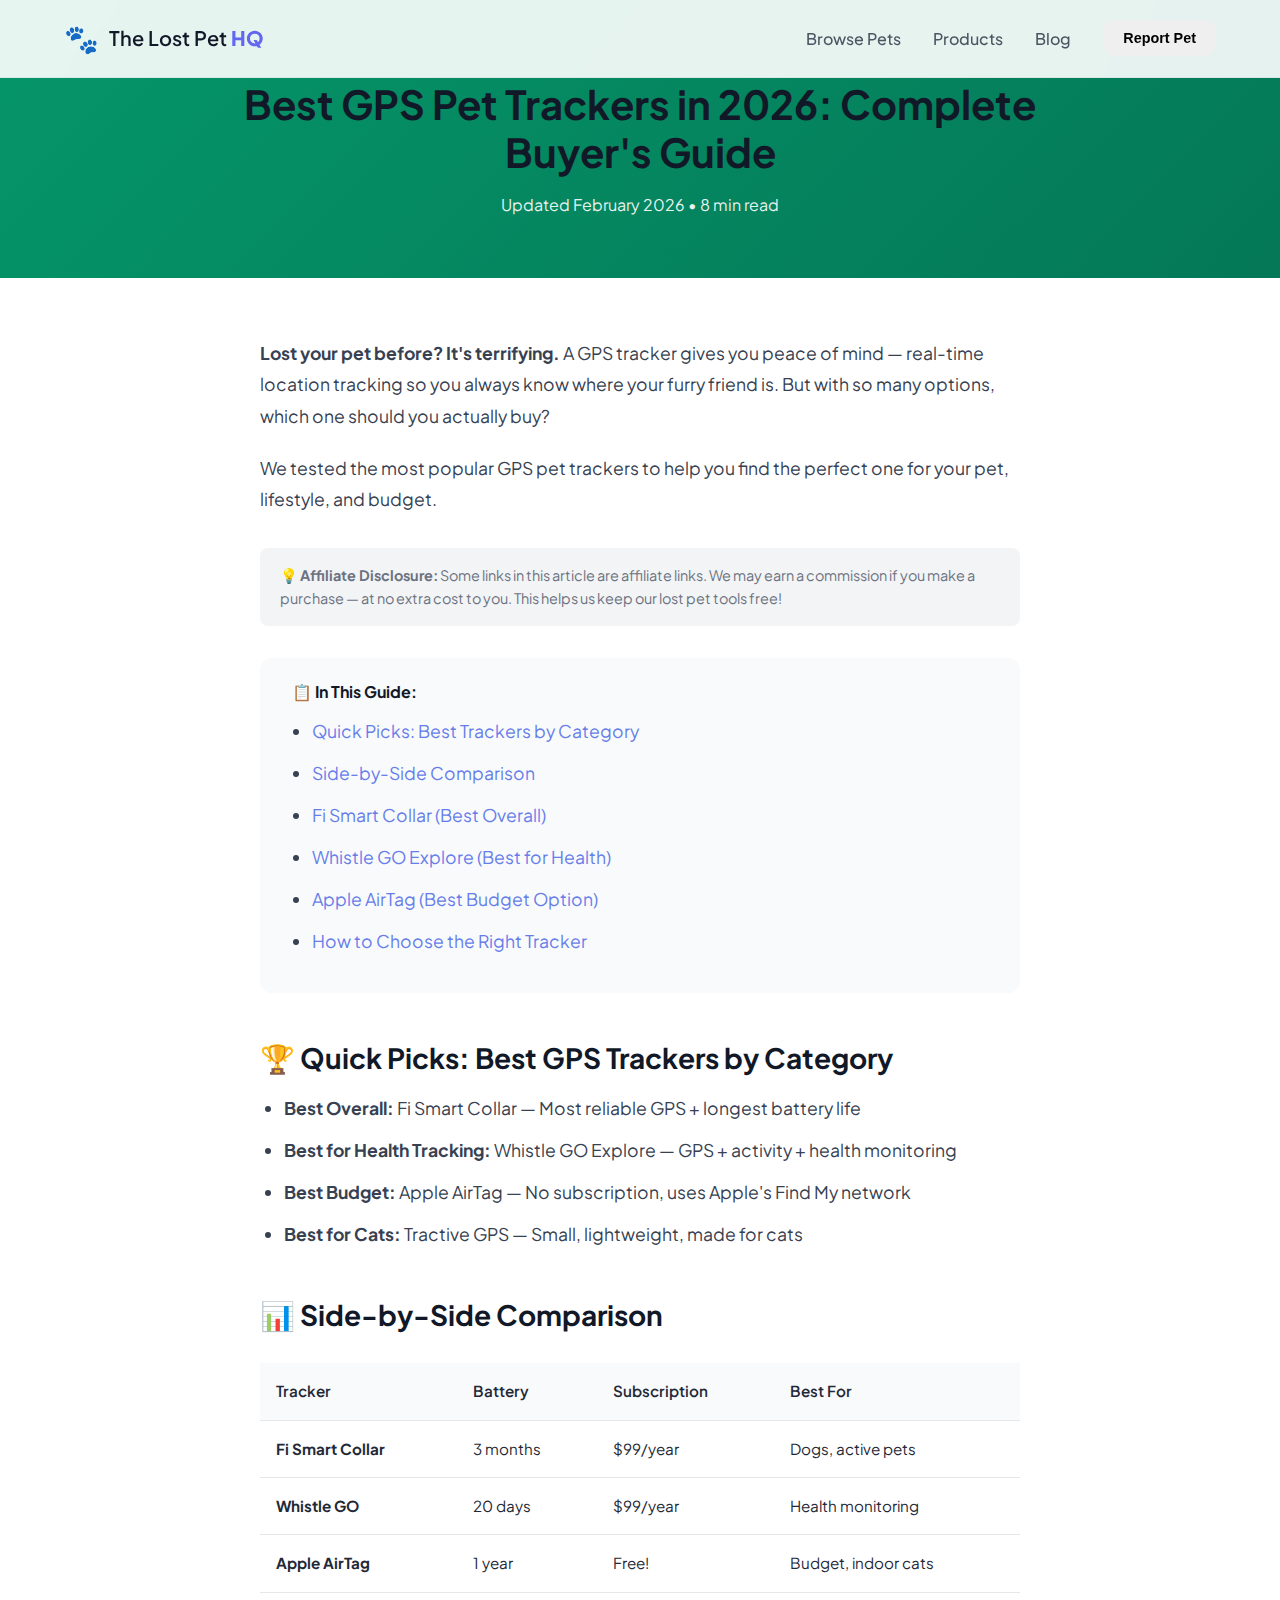
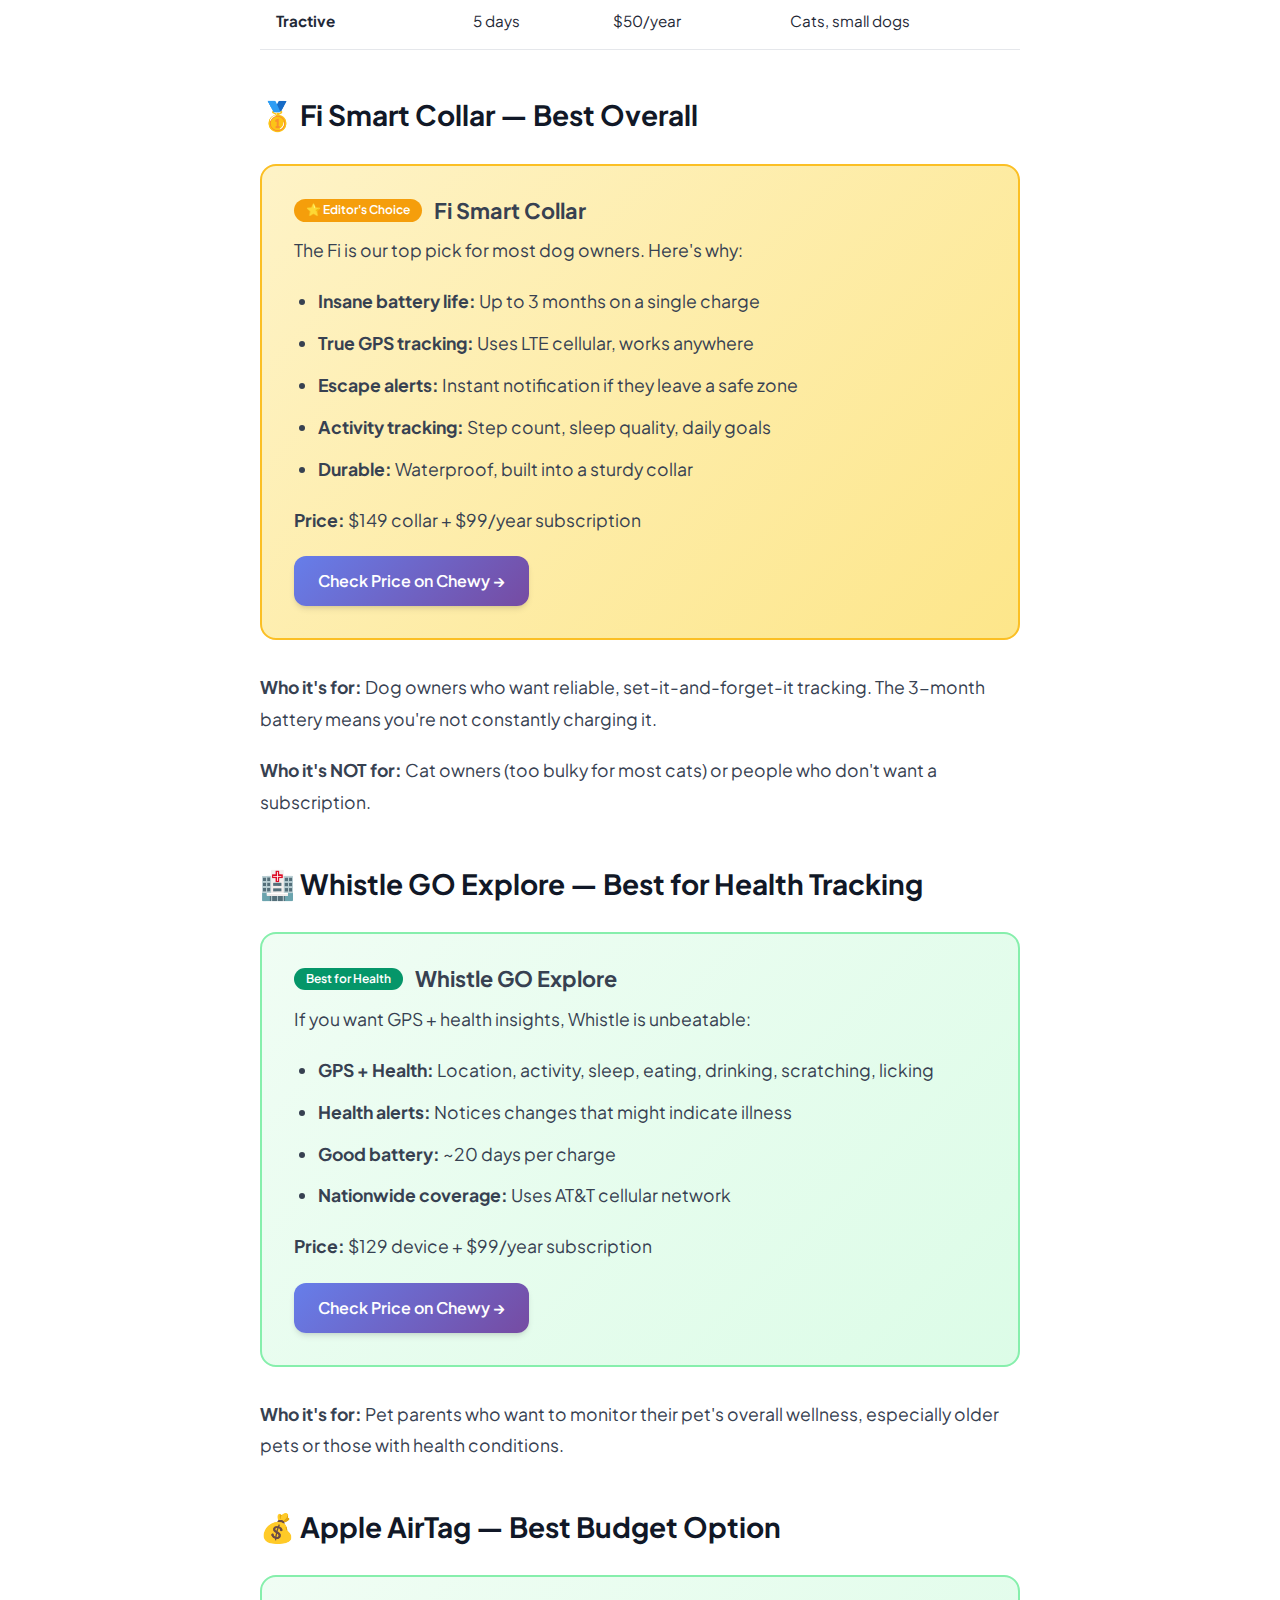
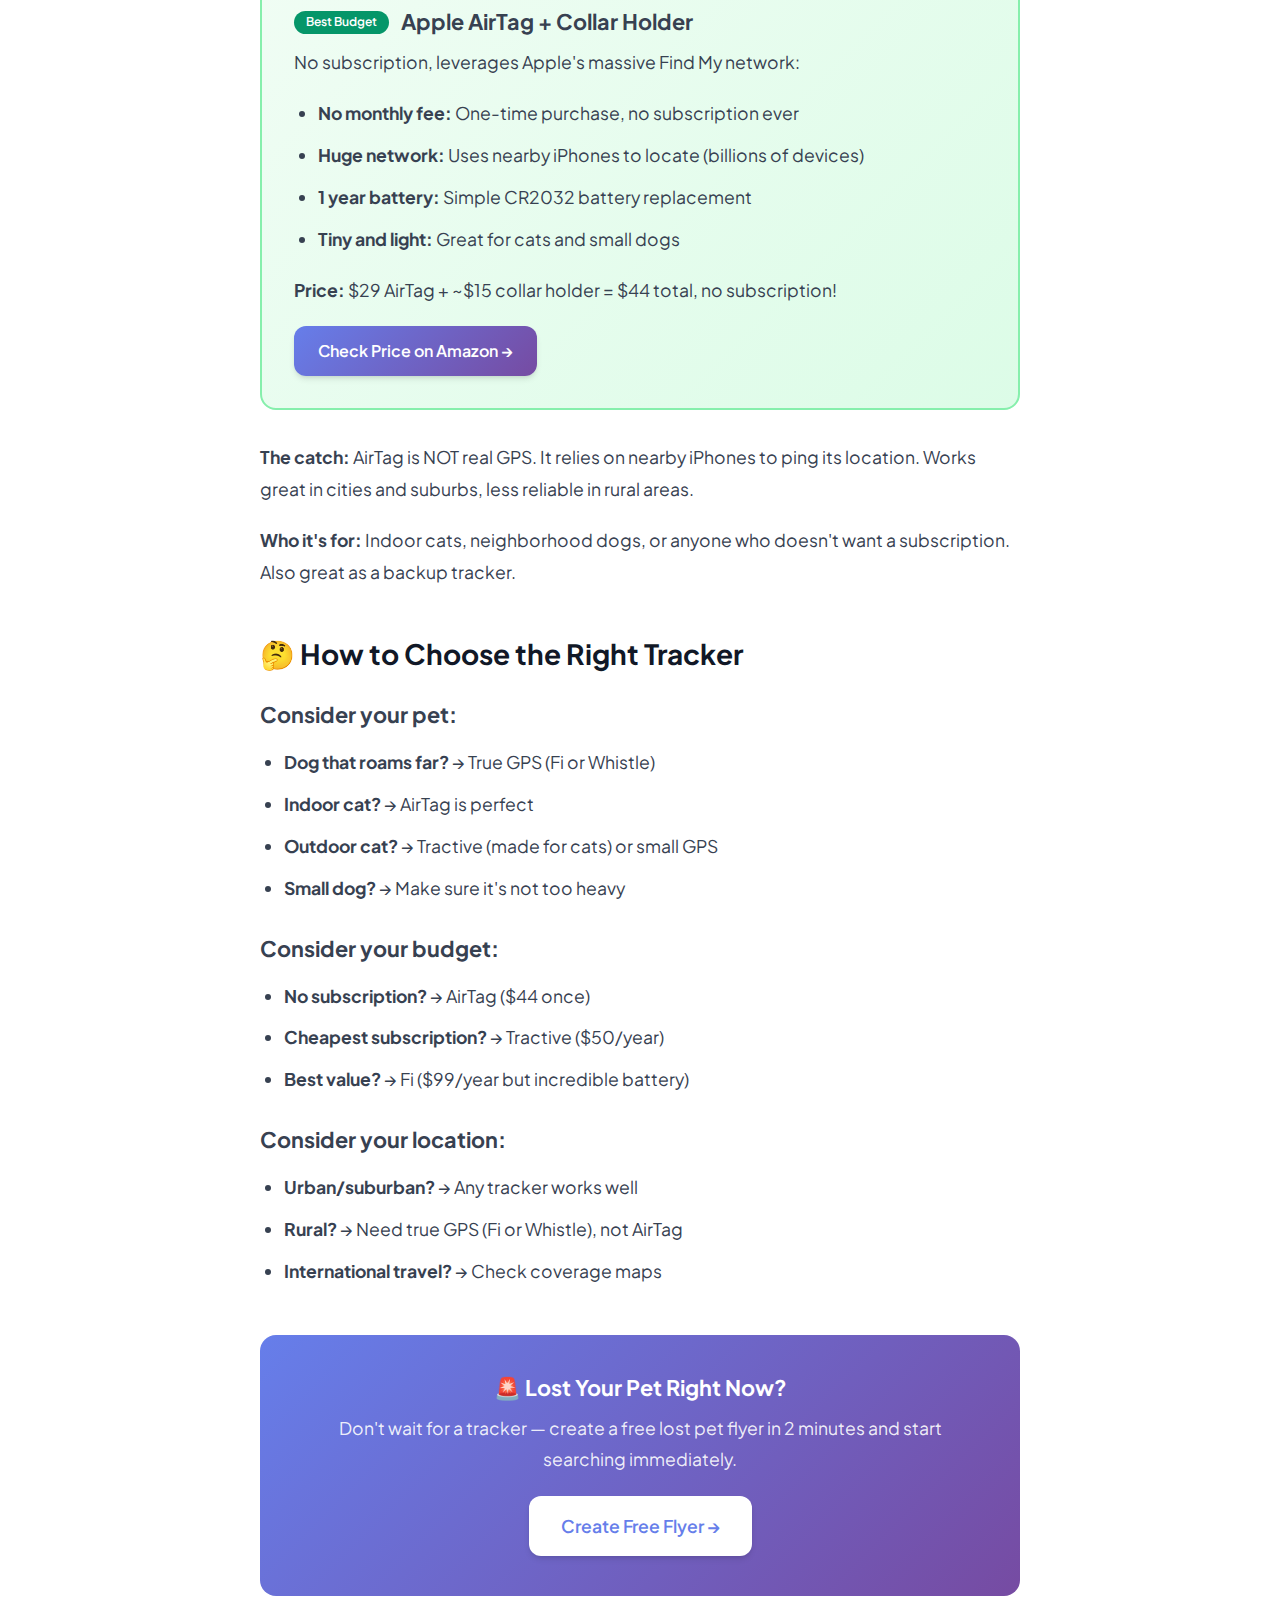
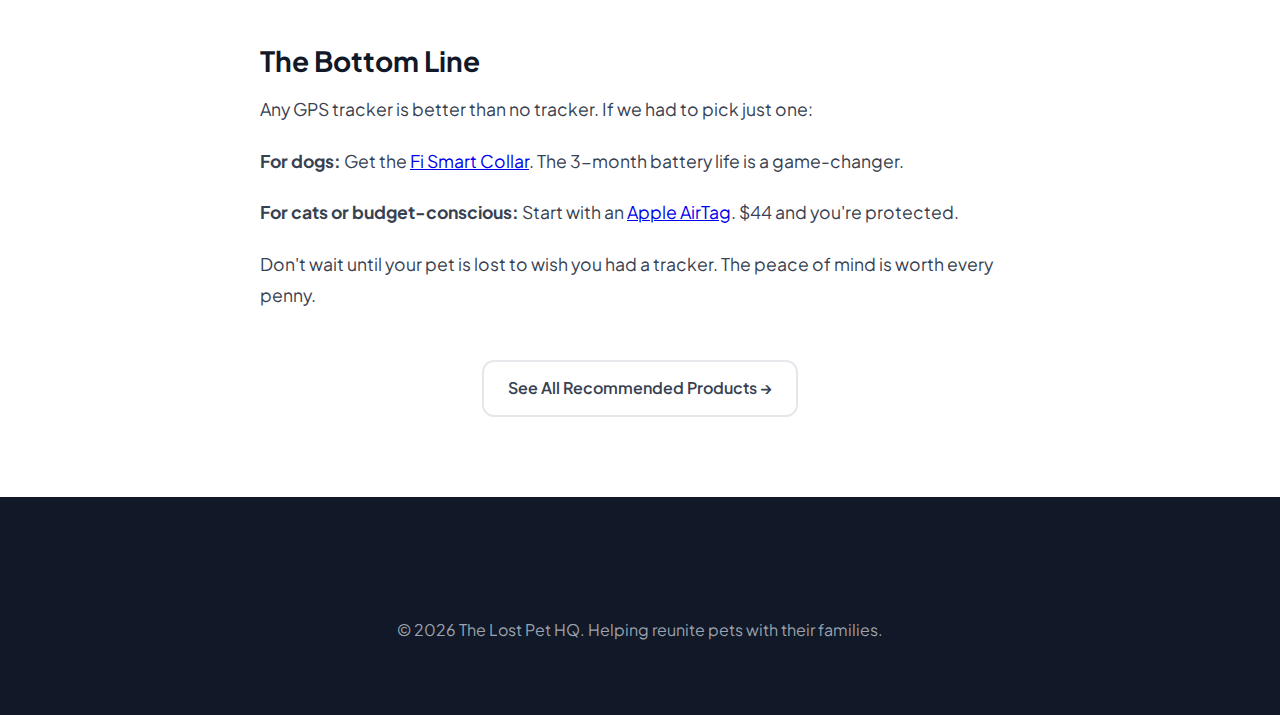
<file: blog/best-gps-pet-trackers-2026.html>
<!DOCTYPE html>
<html lang="en">
<head>
    <meta charset="UTF-8">
    <meta name="viewport" content="width=device-width, initial-scale=1.0">
    <title>Best GPS Pet Trackers 2026: Complete Buyer's Guide | The Lost Pet HQ</title>
    <meta name="description" content="Looking for the best GPS tracker for your dog or cat? We tested Fi, Whistle, Apple AirTag, and more. Find the perfect tracker for your pet and budget.">
    <meta name="keywords" content="best GPS pet tracker, dog GPS tracker, cat GPS tracker, Fi collar review, Whistle review, AirTag for pets">
    <link rel="canonical" href="https://thelostpethq.com/blog/best-gps-pet-trackers-2026.html">
    <meta property="og:title" content="Best GPS Pet Trackers 2026: Complete Buyer's Guide">
    <meta property="og:description" content="We tested the top GPS pet trackers. Here are our recommendations for every budget.">
    <link rel="icon" type="image/svg+xml" href="/logo.svg">
    <link rel="preconnect" href="https://fonts.googleapis.com">
    <link rel="preconnect" href="https://fonts.gstatic.com" crossorigin>
    <link href="https://fonts.googleapis.com/css2?family=Plus+Jakarta+Sans:wght@400;500;600;700;800&display=swap" rel="stylesheet">
    <link rel="stylesheet" href="/styles.css">
    <style>
        .article-header {
            background: linear-gradient(135deg, #059669 0%, #047857 100%);
            padding: 80px 0 60px;
            color: white;
            text-align: center;
        }
        .article-header h1 { font-size: 2.5rem; margin-bottom: 16px; max-width: 800px; margin-left: auto; margin-right: auto; line-height: 1.2; }
        .article-meta { opacity: 0.9; }
        
        .article-content {
            max-width: 800px;
            margin: 0 auto;
            padding: 60px 20px;
        }
        
        .article-content h2 {
            font-size: 1.75rem;
            margin: 48px 0 16px;
            color: #111827;
        }
        
        .article-content h3 {
            font-size: 1.35rem;
            margin: 32px 0 12px;
            color: #374151;
        }
        
        .article-content p {
            font-size: 1.1rem;
            line-height: 1.8;
            color: #374151;
            margin-bottom: 20px;
        }
        
        .article-content ul, .article-content ol {
            margin: 20px 0;
            padding-left: 24px;
        }
        
        .article-content li {
            font-size: 1.1rem;
            line-height: 1.7;
            margin-bottom: 12px;
            color: #374151;
        }
        
        .product-box {
            background: linear-gradient(135deg, #f0fdf4 0%, #dcfce7 100%);
            border: 2px solid #86efac;
            border-radius: 16px;
            padding: 32px;
            margin: 32px 0;
        }
        
        .product-box.best {
            background: linear-gradient(135deg, #fef3c7 0%, #fde68a 100%);
            border-color: #fbbf24;
        }
        
        .product-box h3 {
            margin-top: 0;
            display: flex;
            align-items: center;
            gap: 12px;
        }
        
        .product-box .badge {
            background: #059669;
            color: white;
            padding: 4px 12px;
            border-radius: 12px;
            font-size: 0.75rem;
            font-weight: 600;
        }
        
        .product-box.best .badge {
            background: #f59e0b;
        }
        
        .product-box ul {
            margin-bottom: 20px;
        }
        
        .product-box .btn {
            display: inline-block;
        }
        
        .comparison-table {
            width: 100%;
            border-collapse: collapse;
            margin: 32px 0;
            font-size: 0.95rem;
        }
        
        .comparison-table th, .comparison-table td {
            padding: 16px;
            text-align: left;
            border-bottom: 1px solid #e5e7eb;
        }
        
        .comparison-table th {
            background: #f9fafb;
            font-weight: 600;
        }
        
        .comparison-table tr:hover {
            background: #f9fafb;
        }
        
        .toc {
            background: #f9fafb;
            padding: 24px 32px;
            border-radius: 12px;
            margin: 32px 0;
        }
        
        .toc h4 {
            margin: 0 0 16px;
        }
        
        .toc ul {
            margin: 0;
            padding-left: 20px;
        }
        
        .toc a {
            color: #667eea;
            text-decoration: none;
        }
        
        .toc a:hover {
            text-decoration: underline;
        }
        
        .cta-box {
            background: linear-gradient(135deg, #667eea 0%, #764ba2 100%);
            color: white;
            padding: 40px;
            border-radius: 16px;
            text-align: center;
            margin: 48px 0;
        }
        
        .cta-box h3 {
            color: white;
            margin-top: 0;
        }
        
        .cta-box p {
            color: rgba(255,255,255,0.9);
        }
        
        .affiliate-disclosure {
            background: #f3f4f6;
            padding: 16px 20px;
            border-radius: 8px;
            font-size: 0.9rem;
            color: #6b7280;
            margin: 32px 0;
        }
    </style>
</head>
<body>
    <nav class="navbar">
        <div class="nav-container">
            <a href="/" class="nav-logo">
                <span class="logo-paw">🐾</span>
                <span class="logo-text">The Lost Pet <strong>HQ</strong></span>
            </a>
            <div class="nav-links">
                <a href="/listings.html">Browse Pets</a>
                <a href="/products.html">Products</a>
                <a href="/blog/">Blog</a>
                <button class="btn btn-nav" onclick="window.location.href='/'">Report Pet</button>
            </div>
        </div>
    </nav>

    <header class="article-header">
        <div class="container">
            <h1>Best GPS Pet Trackers in 2026: Complete Buyer's Guide</h1>
            <p class="article-meta">Updated February 2026 • 8 min read</p>
        </div>
    </header>

    <article class="article-content">
        <p><strong>Lost your pet before? It's terrifying.</strong> A GPS tracker gives you peace of mind — real-time location tracking so you always know where your furry friend is. But with so many options, which one should you actually buy?</p>
        
        <p>We tested the most popular GPS pet trackers to help you find the perfect one for your pet, lifestyle, and budget.</p>

        <div class="affiliate-disclosure">
            💡 <strong>Affiliate Disclosure:</strong> Some links in this article are affiliate links. We may earn a commission if you make a purchase — at no extra cost to you. This helps us keep our lost pet tools free!
        </div>

        <div class="toc">
            <h4>📋 In This Guide:</h4>
            <ul>
                <li><a href="#quick-picks">Quick Picks: Best Trackers by Category</a></li>
                <li><a href="#comparison">Side-by-Side Comparison</a></li>
                <li><a href="#fi">Fi Smart Collar (Best Overall)</a></li>
                <li><a href="#whistle">Whistle GO Explore (Best for Health)</a></li>
                <li><a href="#airtag">Apple AirTag (Best Budget Option)</a></li>
                <li><a href="#how-to-choose">How to Choose the Right Tracker</a></li>
            </ul>
        </div>

        <h2 id="quick-picks">🏆 Quick Picks: Best GPS Trackers by Category</h2>
        
        <ul>
            <li><strong>Best Overall:</strong> Fi Smart Collar — Most reliable GPS + longest battery life</li>
            <li><strong>Best for Health Tracking:</strong> Whistle GO Explore — GPS + activity + health monitoring</li>
            <li><strong>Best Budget:</strong> Apple AirTag — No subscription, uses Apple's Find My network</li>
            <li><strong>Best for Cats:</strong> Tractive GPS — Small, lightweight, made for cats</li>
        </ul>

        <h2 id="comparison">📊 Side-by-Side Comparison</h2>
        
        <table class="comparison-table">
            <tr>
                <th>Tracker</th>
                <th>Battery</th>
                <th>Subscription</th>
                <th>Best For</th>
            </tr>
            <tr>
                <td><strong>Fi Smart Collar</strong></td>
                <td>3 months</td>
                <td>$99/year</td>
                <td>Dogs, active pets</td>
            </tr>
            <tr>
                <td><strong>Whistle GO</strong></td>
                <td>20 days</td>
                <td>$99/year</td>
                <td>Health monitoring</td>
            </tr>
            <tr>
                <td><strong>Apple AirTag</strong></td>
                <td>1 year</td>
                <td>Free!</td>
                <td>Budget, indoor cats</td>
            </tr>
            <tr>
                <td><strong>Tractive</strong></td>
                <td>5 days</td>
                <td>$50/year</td>
                <td>Cats, small dogs</td>
            </tr>
        </table>

        <h2 id="fi">🥇 Fi Smart Collar — Best Overall</h2>
        
        <div class="product-box best">
            <h3><span class="badge">⭐ Editor's Choice</span> Fi Smart Collar</h3>
            <p>The Fi is our top pick for most dog owners. Here's why:</p>
            <ul>
                <li><strong>Insane battery life:</strong> Up to 3 months on a single charge</li>
                <li><strong>True GPS tracking:</strong> Uses LTE cellular, works anywhere</li>
                <li><strong>Escape alerts:</strong> Instant notification if they leave a safe zone</li>
                <li><strong>Activity tracking:</strong> Step count, sleep quality, daily goals</li>
                <li><strong>Durable:</strong> Waterproof, built into a sturdy collar</li>
            </ul>
            <p><strong>Price:</strong> $149 collar + $99/year subscription</p>
            <a href="https://www.chewy.com/fi/b" target="_blank" rel="noopener sponsored" class="btn btn-primary">Check Price on Chewy →</a>
        </div>

        <p><strong>Who it's for:</strong> Dog owners who want reliable, set-it-and-forget-it tracking. The 3-month battery means you're not constantly charging it.</p>
        
        <p><strong>Who it's NOT for:</strong> Cat owners (too bulky for most cats) or people who don't want a subscription.</p>

        <h2 id="whistle">🏥 Whistle GO Explore — Best for Health Tracking</h2>
        
        <div class="product-box">
            <h3><span class="badge">Best for Health</span> Whistle GO Explore</h3>
            <p>If you want GPS + health insights, Whistle is unbeatable:</p>
            <ul>
                <li><strong>GPS + Health:</strong> Location, activity, sleep, eating, drinking, scratching, licking</li>
                <li><strong>Health alerts:</strong> Notices changes that might indicate illness</li>
                <li><strong>Good battery:</strong> ~20 days per charge</li>
                <li><strong>Nationwide coverage:</strong> Uses AT&T cellular network</li>
            </ul>
            <p><strong>Price:</strong> $129 device + $99/year subscription</p>
            <a href="https://www.chewy.com/whistle/b" target="_blank" rel="noopener sponsored" class="btn btn-primary">Check Price on Chewy →</a>
        </div>

        <p><strong>Who it's for:</strong> Pet parents who want to monitor their pet's overall wellness, especially older pets or those with health conditions.</p>

        <h2 id="airtag">💰 Apple AirTag — Best Budget Option</h2>
        
        <div class="product-box">
            <h3><span class="badge">Best Budget</span> Apple AirTag + Collar Holder</h3>
            <p>No subscription, leverages Apple's massive Find My network:</p>
            <ul>
                <li><strong>No monthly fee:</strong> One-time purchase, no subscription ever</li>
                <li><strong>Huge network:</strong> Uses nearby iPhones to locate (billions of devices)</li>
                <li><strong>1 year battery:</strong> Simple CR2032 battery replacement</li>
                <li><strong>Tiny and light:</strong> Great for cats and small dogs</li>
            </ul>
            <p><strong>Price:</strong> $29 AirTag + ~$15 collar holder = $44 total, no subscription!</p>
            <a href="https://www.amazon.com/s?k=airtag+pet+collar" target="_blank" rel="noopener sponsored" class="btn btn-primary">Check Price on Amazon →</a>
        </div>

        <p><strong>The catch:</strong> AirTag is NOT real GPS. It relies on nearby iPhones to ping its location. Works great in cities and suburbs, less reliable in rural areas.</p>
        
        <p><strong>Who it's for:</strong> Indoor cats, neighborhood dogs, or anyone who doesn't want a subscription. Also great as a backup tracker.</p>

        <h2 id="how-to-choose">🤔 How to Choose the Right Tracker</h2>
        
        <h3>Consider your pet:</h3>
        <ul>
            <li><strong>Dog that roams far?</strong> → True GPS (Fi or Whistle)</li>
            <li><strong>Indoor cat?</strong> → AirTag is perfect</li>
            <li><strong>Outdoor cat?</strong> → Tractive (made for cats) or small GPS</li>
            <li><strong>Small dog?</strong> → Make sure it's not too heavy</li>
        </ul>
        
        <h3>Consider your budget:</h3>
        <ul>
            <li><strong>No subscription?</strong> → AirTag ($44 once)</li>
            <li><strong>Cheapest subscription?</strong> → Tractive ($50/year)</li>
            <li><strong>Best value?</strong> → Fi ($99/year but incredible battery)</li>
        </ul>

        <h3>Consider your location:</h3>
        <ul>
            <li><strong>Urban/suburban?</strong> → Any tracker works well</li>
            <li><strong>Rural?</strong> → Need true GPS (Fi or Whistle), not AirTag</li>
            <li><strong>International travel?</strong> → Check coverage maps</li>
        </ul>

        <div class="cta-box">
            <h3>🚨 Lost Your Pet Right Now?</h3>
            <p>Don't wait for a tracker — create a free lost pet flyer in 2 minutes and start searching immediately.</p>
            <a href="/" class="btn btn-primary btn-large" style="background: white; color: #667eea;">Create Free Flyer →</a>
        </div>

        <h2>The Bottom Line</h2>
        
        <p>Any GPS tracker is better than no tracker. If we had to pick just one:</p>
        
        <p><strong>For dogs:</strong> Get the <a href="https://www.chewy.com/fi/b" target="_blank" rel="noopener sponsored">Fi Smart Collar</a>. The 3-month battery life is a game-changer.</p>
        
        <p><strong>For cats or budget-conscious:</strong> Start with an <a href="https://www.amazon.com/s?k=airtag+pet+collar" target="_blank" rel="noopener sponsored">Apple AirTag</a>. $44 and you're protected.</p>
        
        <p>Don't wait until your pet is lost to wish you had a tracker. The peace of mind is worth every penny.</p>

        <p style="text-align: center; margin-top: 48px;">
            <a href="/products.html" class="btn btn-secondary">See All Recommended Products →</a>
        </p>
    </article>

    <footer class="footer">
        <div class="container">
            <div class="footer-content" style="text-align: center; padding: 40px 0;">
                <p>© 2026 The Lost Pet HQ. Helping reunite pets with their families.</p>
            </div>
        </div>
    </footer>
</body>
</html>
</file>
<file: styles.css>
/* === RESET & BASE === */
*, *::before, *::after {
    margin: 0;
    padding: 0;
    box-sizing: border-box;
}

:root {
    /* Colors */
    --primary: #6366f1;
    --primary-dark: #4f46e5;
    --primary-light: #818cf8;
    --secondary: #0ea5e9;
    --accent: #f59e0b;
    --success: #10b981;
    --danger: #ef4444;
    --warning: #f59e0b;
    
    /* Neutrals */
    --gray-50: #f9fafb;
    --gray-100: #f3f4f6;
    --gray-200: #e5e7eb;
    --gray-300: #d1d5db;
    --gray-400: #9ca3af;
    --gray-500: #6b7280;
    --gray-600: #4b5563;
    --gray-700: #374151;
    --gray-800: #1f2937;
    --gray-900: #111827;
    
    /* Gradients */
    --gradient-primary: linear-gradient(135deg, #667eea 0%, #764ba2 100%);
    --gradient-hero: linear-gradient(135deg, #1e1b4b 0%, #312e81 50%, #4c1d95 100%);
    --gradient-card: linear-gradient(145deg, #ffffff 0%, #f8fafc 100%);
    
    /* Shadows */
    --shadow-sm: 0 1px 2px 0 rgba(0, 0, 0, 0.05);
    --shadow: 0 1px 3px 0 rgba(0, 0, 0, 0.1), 0 1px 2px -1px rgba(0, 0, 0, 0.1);
    --shadow-md: 0 4px 6px -1px rgba(0, 0, 0, 0.1), 0 2px 4px -2px rgba(0, 0, 0, 0.1);
    --shadow-lg: 0 10px 15px -3px rgba(0, 0, 0, 0.1), 0 4px 6px -4px rgba(0, 0, 0, 0.1);
    --shadow-xl: 0 20px 25px -5px rgba(0, 0, 0, 0.1), 0 8px 10px -6px rgba(0, 0, 0, 0.1);
    --shadow-glow: 0 0 40px rgba(99, 102, 241, 0.3);
    
    /* Radius */
    --radius-sm: 6px;
    --radius: 12px;
    --radius-lg: 16px;
    --radius-xl: 24px;
    --radius-full: 9999px;
    
    /* Transitions */
    --transition: all 0.2s ease;
    --transition-slow: all 0.3s ease;
}

html {
    scroll-behavior: smooth;
}

body {
    font-family: 'Plus Jakarta Sans', -apple-system, BlinkMacSystemFont, 'Segoe UI', sans-serif;
    color: var(--gray-800);
    line-height: 1.6;
    background: white;
    overflow-x: hidden;
}

.container {
    max-width: 1200px;
    margin: 0 auto;
    padding: 0 24px;
}

/* === TYPOGRAPHY === */
h1, h2, h3, h4, h5, h6 {
    font-weight: 700;
    line-height: 1.2;
    color: var(--gray-900);
}

h1 { font-size: clamp(2.5rem, 5vw, 3.5rem); }
h2 { font-size: clamp(1.75rem, 3vw, 2.5rem); }
h3 { font-size: clamp(1.25rem, 2vw, 1.5rem); }

.gradient-text {
    background: var(--gradient-primary);
    -webkit-background-clip: text;
    -webkit-text-fill-color: transparent;
    background-clip: text;
}

/* === BUTTONS === */
.btn {
    display: inline-flex;
    align-items: center;
    justify-content: center;
    gap: 8px;
    padding: 12px 24px;
    border-radius: var(--radius);
    font-size: 1rem;
    font-weight: 600;
    cursor: pointer;
    border: none;
    transition: var(--transition);
    text-decoration: none;
    white-space: nowrap;
}

.btn-primary {
    background: var(--gradient-primary);
    color: white;
    box-shadow: var(--shadow-md), 0 0 0 0 rgba(99, 102, 241, 0.5);
}

.btn-primary:hover {
    transform: translateY(-2px);
    box-shadow: var(--shadow-lg), 0 0 20px rgba(99, 102, 241, 0.4);
}

.btn-secondary {
    background: white;
    color: var(--gray-700);
    border: 2px solid var(--gray-200);
}

.btn-secondary:hover {
    border-color: var(--primary);
    color: var(--primary);
}

.btn-ghost {
    background: transparent;
    color: var(--gray-600);
}

.btn-ghost:hover {
    color: var(--gray-900);
    background: var(--gray-100);
}

.btn-large {
    padding: 16px 32px;
    font-size: 1.1rem;
}

.btn-block {
    width: 100%;
}

.btn-icon {
    font-size: 1.2em;
}

.btn-nav {
    padding: 10px 20px;
    font-size: 0.9rem;
}

/* === NAVBAR === */
.navbar {
    position: fixed;
    top: 0;
    left: 0;
    right: 0;
    z-index: 1000;
    background: rgba(255, 255, 255, 0.9);
    backdrop-filter: blur(20px);
    border-bottom: 1px solid rgba(0, 0, 0, 0.05);
    padding: 16px 0;
}

.nav-container {
    max-width: 1200px;
    margin: 0 auto;
    padding: 0 24px;
    display: flex;
    align-items: center;
    justify-content: space-between;
}

.nav-logo {
    display: flex;
    align-items: center;
    gap: 10px;
    text-decoration: none;
    color: var(--gray-900);
}

.logo-paw {
    font-size: 1.75rem;
}

.logo-text {
    font-size: 1.25rem;
    font-weight: 600;
}

.logo-text strong {
    color: var(--primary);
}

.nav-links {
    display: flex;
    align-items: center;
    gap: 32px;
}

.nav-links a {
    color: var(--gray-600);
    text-decoration: none;
    font-weight: 500;
    transition: var(--transition);
}

.nav-links a:hover {
    color: var(--primary);
}

.mobile-menu-btn {
    display: none;
    flex-direction: column;
    gap: 5px;
    background: none;
    border: none;
    cursor: pointer;
    padding: 5px;
}

.mobile-menu-btn span {
    width: 24px;
    height: 2px;
    background: var(--gray-700);
    transition: var(--transition);
}

.mobile-menu {
    display: none;
    position: fixed;
    top: 70px;
    left: 0;
    right: 0;
    background: white;
    padding: 20px 24px;
    flex-direction: column;
    gap: 16px;
    border-bottom: 1px solid var(--gray-200);
    z-index: 999;
}

.mobile-menu.active {
    display: flex;
}

.mobile-menu a {
    color: var(--gray-700);
    text-decoration: none;
    font-weight: 500;
    padding: 8px 0;
}

@media (max-width: 768px) {
    .nav-links {
        display: none;
    }
    .mobile-menu-btn {
        display: flex;
    }
}

/* === HERO SECTION === */
.hero {
    position: relative;
    min-height: 100vh;
    display: flex;
    align-items: center;
    padding: 120px 0 80px;
    overflow: hidden;
}

.hero-bg {
    position: absolute;
    inset: 0;
    background: var(--gradient-hero);
    z-index: -1;
}

.hero-bg::before {
    content: '';
    position: absolute;
    inset: 0;
    background: url("data:image/svg+xml,%3Csvg width='60' height='60' viewBox='0 0 60 60' xmlns='http://www.w3.org/2000/svg'%3E%3Cg fill='none' fill-rule='evenodd'%3E%3Cg fill='%23ffffff' fill-opacity='0.03'%3E%3Cpath d='M36 34v-4h-2v4h-4v2h4v4h2v-4h4v-2h-4zm0-30V0h-2v4h-4v2h4v4h2V6h4V4h-4zM6 34v-4H4v4H0v2h4v4h2v-4h4v-2H6zM6 4V0H4v4H0v2h4v4h2V6h4V4H6z'/%3E%3C/g%3E%3C/g%3E%3C/svg%3E");
    opacity: 0.5;
}

.hero .container {
    display: grid;
    grid-template-columns: 1fr 1fr;
    gap: 60px;
    align-items: center;
}

.hero-content {
    color: white;
}

.hero-badge {
    display: inline-flex;
    align-items: center;
    gap: 8px;
    background: rgba(255, 255, 255, 0.1);
    border: 1px solid rgba(255, 255, 255, 0.2);
    padding: 8px 16px;
    border-radius: var(--radius-full);
    font-size: 0.875rem;
    margin-bottom: 24px;
    backdrop-filter: blur(10px);
}

.badge-dot {
    width: 8px;
    height: 8px;
    background: var(--success);
    border-radius: 50%;
    animation: pulse 2s infinite;
}

@keyframes pulse {
    0%, 100% { opacity: 1; }
    50% { opacity: 0.5; }
}

.hero h1 {
    color: white;
    margin-bottom: 20px;
}

.hero-subtitle {
    font-size: 1.2rem;
    color: rgba(255, 255, 255, 0.8);
    margin-bottom: 32px;
    max-width: 500px;
}

.hero-cta {
    display: flex;
    flex-direction: column;
    gap: 16px;
}

.hero-reassurance {
    display: flex;
    align-items: center;
    gap: 8px;
    font-size: 0.9rem;
    color: rgba(255, 255, 255, 0.7);
}

.check-icon {
    width: 20px;
    height: 20px;
    color: var(--success);
}

.hero-visual {
    position: relative;
    display: flex;
    justify-content: center;
}

.hero-card {
    background: white;
    border-radius: var(--radius-lg);
    padding: 20px;
    box-shadow: var(--shadow-xl);
    max-width: 320px;
    animation: float 6s ease-in-out infinite;
}

@keyframes float {
    0%, 100% { transform: translateY(0); }
    50% { transform: translateY(-10px); }
}

.hero-card-header {
    display: flex;
    align-items: center;
    gap: 8px;
    font-size: 0.85rem;
    color: var(--gray-500);
    margin-bottom: 16px;
}

.status-dot {
    width: 8px;
    height: 8px;
    background: var(--success);
    border-radius: 50%;
}

.hero-card-preview {
    background: var(--gray-50);
    border-radius: var(--radius);
    padding: 24px;
    text-align: center;
}

.preview-header {
    background: var(--danger);
    color: white;
    font-weight: 800;
    font-size: 1.5rem;
    padding: 8px;
    border-radius: var(--radius-sm);
    margin-bottom: 16px;
}

.preview-image {
    font-size: 4rem;
    margin-bottom: 12px;
}

.preview-name {
    font-size: 1.5rem;
    font-weight: 800;
    color: var(--gray-900);
    margin-bottom: 4px;
}

.preview-details {
    font-size: 0.85rem;
    color: var(--gray-500);
    margin-bottom: 12px;
}

.preview-contact {
    background: var(--gray-900);
    color: white;
    font-weight: 700;
    padding: 8px 16px;
    border-radius: var(--radius-sm);
    font-size: 0.9rem;
}

.floating-badge {
    position: absolute;
    background: white;
    padding: 12px 16px;
    border-radius: var(--radius);
    box-shadow: var(--shadow-lg);
    font-size: 0.875rem;
    font-weight: 600;
    display: flex;
    align-items: center;
    gap: 8px;
}

.floating-badge span {
    font-size: 1.2rem;
}

.badge-1 {
    top: 15%;
    right: 5%;
    animation: float 5s ease-in-out infinite;
    animation-delay: 0.5s;
}

.badge-2 {
    bottom: 35%;
    right: 8%;
    animation: float 5s ease-in-out infinite;
    animation-delay: 1s;
}

.badge-3 {
    bottom: 10%;
    left: 5%;
    animation: float 5s ease-in-out infinite;
    animation-delay: 1.5s;
}

.hero-wave {
    position: absolute;
    bottom: 0;
    left: 0;
    right: 0;
    z-index: 1;
}

.hero-wave svg {
    display: block;
    width: 100%;
    height: 80px;
}

@media (max-width: 968px) {
    .hero .container {
        grid-template-columns: 1fr;
        text-align: center;
    }
    .hero-subtitle {
        margin: 0 auto 32px;
    }
    .hero-visual {
        display: none;
    }
}

/* === TRUST BAR === */
.trust-bar {
    background: white;
    padding: 40px 0;
    border-bottom: 1px solid var(--gray-100);
}

.trust-items {
    display: flex;
    justify-content: center;
    align-items: center;
    gap: 40px;
    flex-wrap: wrap;
}

.trust-item {
    text-align: center;
}

.trust-number {
    font-size: 2rem;
    font-weight: 800;
    color: var(--primary);
}

.trust-label {
    font-size: 0.875rem;
    color: var(--gray-500);
}

.trust-divider {
    width: 1px;
    height: 40px;
    background: var(--gray-200);
}

@media (max-width: 768px) {
    .trust-items {
        gap: 24px;
    }
    .trust-divider {
        display: none;
    }
    .trust-item {
        flex: 1;
        min-width: 100px;
    }
}

/* === SECTIONS === */
section {
    padding: 80px 0;
}

.section-header {
    text-align: center;
    margin-bottom: 60px;
}

.section-header h2 {
    margin-bottom: 16px;
}

.section-header p {
    color: var(--gray-500);
    font-size: 1.1rem;
    max-width: 600px;
    margin: 0 auto;
}

/* === HOW IT WORKS === */
.how-it-works {
    background: var(--gray-50);
}

.steps-grid {
    display: grid;
    grid-template-columns: repeat(3, 1fr);
    gap: 32px;
}

.step-card {
    background: white;
    border-radius: var(--radius-lg);
    padding: 40px 32px;
    text-align: center;
    position: relative;
    box-shadow: var(--shadow);
    transition: var(--transition);
}

.step-card:hover {
    transform: translateY(-5px);
    box-shadow: var(--shadow-lg);
}

.step-number {
    position: absolute;
    top: -16px;
    left: 50%;
    transform: translateX(-50%);
    width: 32px;
    height: 32px;
    background: var(--gradient-primary);
    color: white;
    border-radius: 50%;
    display: flex;
    align-items: center;
    justify-content: center;
    font-weight: 700;
    font-size: 0.9rem;
}

.step-icon {
    font-size: 3rem;
    margin-bottom: 20px;
}

.step-card h3 {
    margin-bottom: 12px;
}

.step-card p {
    color: var(--gray-500);
    font-size: 0.95rem;
}

@media (max-width: 768px) {
    .steps-grid {
        grid-template-columns: 1fr;
    }
}

/* === FORM SECTION === */
.form-section {
    background: var(--gray-50);
    min-height: 100vh;
    padding-top: 100px;
}

.form-wrapper {
    display: grid;
    grid-template-columns: 280px 1fr;
    gap: 40px;
    background: white;
    border-radius: var(--radius-xl);
    box-shadow: var(--shadow-lg);
    overflow: hidden;
}

.form-sidebar {
    background: var(--gradient-hero);
    color: white;
    padding: 40px 24px;
}

.form-sidebar h3 {
    color: white;
    margin-bottom: 24px;
    font-size: 1.1rem;
}

.progress-steps {
    display: flex;
    flex-direction: column;
    gap: 20px;
}

.progress-step {
    display: flex;
    align-items: flex-start;
    gap: 16px;
    opacity: 0.5;
    transition: var(--transition);
}

.progress-step.active {
    opacity: 1;
}

.progress-step.completed {
    opacity: 0.8;
}

.progress-step-number {
    width: 32px;
    height: 32px;
    border-radius: 50%;
    background: rgba(255, 255, 255, 0.2);
    display: flex;
    align-items: center;
    justify-content: center;
    font-weight: 600;
    font-size: 0.9rem;
    flex-shrink: 0;
}

.progress-step.active .progress-step-number {
    background: white;
    color: var(--primary);
}

.progress-step.completed .progress-step-number {
    background: var(--success);
}

.progress-step-title {
    font-weight: 600;
    font-size: 0.95rem;
}

.progress-step-desc {
    font-size: 0.8rem;
    opacity: 0.7;
}

.form-sidebar-help {
    margin-top: 40px;
    padding: 20px;
    background: rgba(255, 255, 255, 0.1);
    border-radius: var(--radius);
}

.help-icon {
    font-size: 1.5rem;
    margin-bottom: 12px;
}

.form-sidebar-help p {
    font-size: 0.85rem;
    line-height: 1.5;
}

.form-main {
    padding: 40px;
}

.form-step {
    display: none;
    animation: fadeIn 0.3s ease;
}

.form-step.active {
    display: block;
}

@keyframes fadeIn {
    from { opacity: 0; transform: translateY(10px); }
    to { opacity: 1; transform: translateY(0); }
}

.form-step-header {
    margin-bottom: 32px;
}

.form-step-header h2 {
    font-size: 1.75rem;
    margin-bottom: 8px;
}

.form-step-header p {
    color: var(--gray-500);
}

.form-grid {
    display: grid;
    grid-template-columns: repeat(2, 1fr);
    gap: 20px;
    margin-bottom: 24px;
}

.form-group {
    display: flex;
    flex-direction: column;
    gap: 6px;
}

.form-group.full-width {
    grid-column: span 2;
}

.form-group label {
    font-weight: 600;
    font-size: 0.9rem;
    color: var(--gray-700);
}

.required {
    color: var(--danger);
}

.form-group input,
.form-group select,
.form-group textarea {
    padding: 14px 16px;
    border: 2px solid var(--gray-200);
    border-radius: var(--radius);
    font-size: 1rem;
    font-family: inherit;
    transition: var(--transition);
    background: white;
}

.form-group input:focus,
.form-group select:focus,
.form-group textarea:focus {
    outline: none;
    border-color: var(--primary);
    box-shadow: 0 0 0 4px rgba(99, 102, 241, 0.1);
}

.form-group textarea {
    min-height: 100px;
    resize: vertical;
}

.form-hint {
    font-size: 0.8rem;
    color: var(--gray-400);
}

.form-nav {
    display: flex;
    justify-content: space-between;
    margin-top: 32px;
    padding-top: 24px;
    border-top: 1px solid var(--gray-100);
}

@media (max-width: 968px) {
    .form-wrapper {
        grid-template-columns: 1fr;
    }
    .form-sidebar {
        display: none;
    }
    .form-grid {
        grid-template-columns: 1fr;
    }
    .form-group.full-width {
        grid-column: span 1;
    }
}

/* === PHOTO UPLOAD === */
.photo-upload-area {
    margin-bottom: 24px;
}

.photo-upload-area input[type="file"] {
    display: none;
}

.upload-placeholder {
    border: 2px dashed var(--gray-300);
    border-radius: var(--radius-lg);
    padding: 48px;
    text-align: center;
    cursor: pointer;
    transition: var(--transition);
}

.upload-placeholder:hover {
    border-color: var(--primary);
    background: rgba(99, 102, 241, 0.02);
}

.upload-icon {
    width: 48px;
    height: 48px;
    margin: 0 auto 16px;
    color: var(--gray-400);
}

.upload-icon svg {
    width: 100%;
    height: 100%;
}

.upload-main {
    display: block;
    font-weight: 600;
    color: var(--gray-700);
    margin-bottom: 4px;
}

.upload-hint {
    font-size: 0.85rem;
    color: var(--gray-400);
}

.photo-preview {
    display: none;
    position: relative;
    text-align: center;
}

.photo-preview.active {
    display: block;
}

.photo-preview img {
    max-width: 100%;
    max-height: 300px;
    border-radius: var(--radius-lg);
    box-shadow: var(--shadow-lg);
}

.btn-remove-photo {
    position: absolute;
    top: 12px;
    right: 12px;
    width: 36px;
    height: 36px;
    background: rgba(0, 0, 0, 0.7);
    color: white;
    border: none;
    border-radius: 50%;
    cursor: pointer;
    display: flex;
    align-items: center;
    justify-content: center;
    transition: var(--transition);
}

.btn-remove-photo:hover {
    background: var(--danger);
}

.btn-remove-photo svg {
    width: 18px;
    height: 18px;
}

.photo-tips {
    display: flex;
    gap: 24px;
    justify-content: center;
    flex-wrap: wrap;
}

.tip-item {
    display: flex;
    align-items: center;
    gap: 8px;
    font-size: 0.9rem;
    color: var(--gray-500);
}

.tip-icon {
    color: var(--success);
    font-weight: 700;
}

/* === RESULTS SECTION === */
.results-section {
    background: var(--gray-50);
    padding-top: 100px;
    min-height: 100vh;
}

.results-header {
    text-align: center;
    margin-bottom: 48px;
}

.success-animation {
    margin-bottom: 24px;
}

.checkmark {
    width: 80px;
    height: 80px;
}

.checkmark-circle {
    stroke-dasharray: 166;
    stroke-dashoffset: 166;
    stroke-width: 2;
    stroke-miterlimit: 10;
    stroke: var(--success);
    animation: stroke 0.6s cubic-bezier(0.65, 0, 0.45, 1) forwards;
}

.checkmark-check {
    stroke-dasharray: 48;
    stroke-dashoffset: 48;
    stroke-width: 3;
    stroke-linecap: round;
    stroke: var(--success);
    animation: stroke 0.3s cubic-bezier(0.65, 0, 0.45, 1) 0.8s forwards;
}

@keyframes stroke {
    100% { stroke-dashoffset: 0; }
}

.results-header h1 {
    margin-bottom: 12px;
}

.results-header p {
    color: var(--gray-500);
    font-size: 1.1rem;
}

.results-grid {
    display: grid;
    grid-template-columns: repeat(2, 1fr);
    gap: 24px;
    margin-bottom: 48px;
}

.result-card {
    background: white;
    border-radius: var(--radius-lg);
    padding: 24px;
    box-shadow: var(--shadow);
}

.card-header {
    display: flex;
    align-items: center;
    justify-content: space-between;
    margin-bottom: 20px;
}

.card-header h3 {
    font-size: 1.1rem;
}

.card-badge {
    background: var(--gray-100);
    color: var(--gray-600);
    padding: 4px 12px;
    border-radius: var(--radius-full);
    font-size: 0.8rem;
    font-weight: 500;
}

.card-badge.urgent {
    background: #fef3c7;
    color: #92400e;
}

/* Flyer Card */
.flyer-card {
    grid-column: span 1;
}

.flyer-preview {
    background: var(--gray-100);
    border-radius: var(--radius);
    padding: 16px;
    margin-bottom: 20px;
    text-align: center;
    overflow: hidden;
}

.flyer-preview canvas {
    max-width: 100%;
    height: auto;
    border-radius: var(--radius);
    box-shadow: var(--shadow);
}

.flyer-actions {
    display: flex;
    gap: 12px;
}

.flyer-actions .btn {
    flex: 1;
}

/* Checklist Card */
.checklist-card {
    grid-column: span 1;
}

.checklist {
    display: flex;
    flex-direction: column;
    gap: 12px;
    max-height: 400px;
    overflow-y: auto;
}

.checklist-item {
    display: flex;
    align-items: flex-start;
    gap: 12px;
    padding: 12px;
    background: var(--gray-50);
    border-radius: var(--radius);
    cursor: pointer;
    transition: var(--transition);
}

.checklist-item:hover {
    background: var(--gray-100);
}

.checklist-item input {
    display: none;
}

.checkbox-custom {
    width: 22px;
    height: 22px;
    border: 2px solid var(--gray-300);
    border-radius: 6px;
    flex-shrink: 0;
    display: flex;
    align-items: center;
    justify-content: center;
    transition: var(--transition);
}

.checklist-item input:checked + .checkbox-custom {
    background: var(--success);
    border-color: var(--success);
}

.checklist-item input:checked + .checkbox-custom::after {
    content: '✓';
    color: white;
    font-size: 0.8rem;
    font-weight: 700;
}

.checklist-item input:checked ~ .checkbox-text {
    text-decoration: line-through;
    color: var(--gray-400);
}

.checkbox-text {
    font-size: 0.9rem;
    color: var(--gray-700);
    line-height: 1.4;
}

/* Map Card */
.map-card {
    grid-column: span 2;
}

.map-placeholder {
    background: var(--gray-100);
    border-radius: var(--radius);
    padding: 48px;
    text-align: center;
    margin-bottom: 20px;
}

.map-loading {
    display: flex;
    flex-direction: column;
    align-items: center;
    gap: 16px;
}

.spinner {
    width: 40px;
    height: 40px;
    border: 3px solid var(--gray-200);
    border-top-color: var(--primary);
    border-radius: 50%;
    animation: spin 1s linear infinite;
}

@keyframes spin {
    to { transform: rotate(360deg); }
}

.location-list {
    display: grid;
    grid-template-columns: repeat(2, 1fr);
    gap: 20px;
}

.location-category h4 {
    font-size: 0.95rem;
    margin-bottom: 12px;
}

.location-items {
    display: flex;
    flex-direction: column;
    gap: 8px;
}

/* Resources Card */
.resources-card {
    grid-column: span 2;
}

.resources-grid {
    display: grid;
    grid-template-columns: repeat(2, 1fr);
    gap: 12px;
}

.resource-item {
    display: flex;
    align-items: center;
    gap: 16px;
    padding: 16px;
    background: var(--gray-50);
    border-radius: var(--radius);
    text-decoration: none;
    color: inherit;
    transition: var(--transition);
}

.resource-item:hover {
    background: var(--gray-100);
    transform: translateX(4px);
}

.resource-icon {
    font-size: 1.5rem;
}

.resource-info {
    flex: 1;
}

.resource-title {
    font-weight: 600;
    font-size: 0.95rem;
    color: var(--gray-900);
}

.resource-desc {
    font-size: 0.8rem;
    color: var(--gray-500);
}

.resource-arrow {
    color: var(--gray-400);
    font-size: 1.25rem;
}

/* Prevention Section */
.prevention-section {
    background: var(--gradient-hero);
    border-radius: var(--radius-xl);
    padding: 48px;
    color: white;
    margin-bottom: 32px;
}

.prevention-header {
    text-align: center;
    margin-bottom: 32px;
}

.prevention-header h3 {
    color: white;
    font-size: 1.5rem;
    margin-bottom: 8px;
}

.prevention-header p {
    color: rgba(255, 255, 255, 0.7);
}

.prevention-grid {
    display: grid;
    grid-template-columns: repeat(4, 1fr);
    gap: 16px;
}

.prevention-item {
    background: rgba(255, 255, 255, 0.1);
    border: 1px solid rgba(255, 255, 255, 0.1);
    border-radius: var(--radius);
    padding: 24px;
    text-decoration: none;
    color: white;
    transition: var(--transition);
}

.prevention-item:hover {
    background: rgba(255, 255, 255, 0.15);
    transform: translateY(-4px);
}

.prevention-icon {
    font-size: 2rem;
    margin-bottom: 12px;
}

.prevention-title {
    font-weight: 600;
    margin-bottom: 8px;
}

.prevention-desc {
    font-size: 0.85rem;
    color: rgba(255, 255, 255, 0.7);
    margin-bottom: 16px;
}

.prevention-cta {
    font-size: 0.85rem;
    font-weight: 600;
    color: var(--accent);
}

.results-footer {
    text-align: center;
}

@media (max-width: 968px) {
    .results-grid {
        grid-template-columns: 1fr;
    }
    .flyer-card,
    .checklist-card,
    .map-card,
    .resources-card {
        grid-column: span 1;
    }
    .location-list,
    .resources-grid,
    .prevention-grid {
        grid-template-columns: 1fr;
    }
}

/* === TESTIMONIALS === */
.testimonials-section {
    background: white;
}

.testimonials-grid {
    display: grid;
    grid-template-columns: repeat(3, 1fr);
    gap: 24px;
}

.testimonial-card {
    background: var(--gray-50);
    border-radius: var(--radius-lg);
    padding: 32px;
}

.testimonial-stars {
    color: var(--accent);
    font-size: 1.1rem;
    margin-bottom: 16px;
}

.testimonial-text {
    color: var(--gray-700);
    font-size: 1rem;
    line-height: 1.6;
    margin-bottom: 20px;
}

.testimonial-author {
    display: flex;
    align-items: center;
    gap: 12px;
}

.author-avatar {
    width: 48px;
    height: 48px;
    background: white;
    border-radius: 50%;
    display: flex;
    align-items: center;
    justify-content: center;
    font-size: 1.5rem;
}

.author-name {
    font-weight: 600;
    font-size: 0.95rem;
}

.author-pet {
    font-size: 0.85rem;
    color: var(--gray-500);
}

@media (max-width: 768px) {
    .testimonials-grid {
        grid-template-columns: 1fr;
    }
}

/* === RESOURCES SECTION === */
.resources-section {
    background: var(--gray-50);
}

.resources-feature-grid {
    display: grid;
    grid-template-columns: repeat(4, 1fr);
    gap: 24px;
}

.resource-feature {
    background: white;
    border-radius: var(--radius-lg);
    padding: 32px 24px;
    text-align: center;
    box-shadow: var(--shadow);
}

.resource-feature-icon {
    font-size: 2.5rem;
    margin-bottom: 16px;
}

.resource-feature h3 {
    margin-bottom: 12px;
}

.resource-feature p {
    color: var(--gray-500);
    font-size: 0.9rem;
}

@media (max-width: 768px) {
    .resources-feature-grid {
        grid-template-columns: repeat(2, 1fr);
    }
}

@media (max-width: 480px) {
    .resources-feature-grid {
        grid-template-columns: 1fr;
    }
}

/* === CTA SECTION === */
.cta-section {
    background: var(--gradient-hero);
    padding: 80px 0;
}

.cta-content {
    text-align: center;
    color: white;
}

.cta-content h2 {
    color: white;
    margin-bottom: 16px;
}

.cta-content p {
    color: rgba(255, 255, 255, 0.8);
    font-size: 1.1rem;
    margin-bottom: 32px;
}

/* === FOOTER === */
.footer {
    background: var(--gray-900);
    color: var(--gray-400);
    padding: 80px 0 32px;
}

.footer-grid {
    display: grid;
    grid-template-columns: 2fr repeat(3, 1fr);
    gap: 48px;
    margin-bottom: 48px;
}

.footer-brand {
    max-width: 300px;
}

.footer-logo {
    display: flex;
    align-items: center;
    gap: 10px;
    margin-bottom: 16px;
}

.footer-logo .logo-text {
    color: white;
}

.footer-brand p {
    font-size: 0.9rem;
    line-height: 1.6;
}

.footer-links-group h4 {
    color: white;
    font-size: 0.95rem;
    margin-bottom: 20px;
}

.footer-links-group a {
    display: block;
    color: var(--gray-400);
    text-decoration: none;
    font-size: 0.9rem;
    margin-bottom: 12px;
    transition: var(--transition);
}

.footer-links-group a:hover {
    color: white;
}

.footer-bottom {
    padding-top: 32px;
    border-top: 1px solid var(--gray-800);
    text-align: center;
    font-size: 0.85rem;
}

@media (max-width: 768px) {
    .footer-grid {
        grid-template-columns: 1fr;
        text-align: center;
    }
    .footer-brand {
        max-width: 100%;
    }
    .footer-logo {
        justify-content: center;
    }
}

/* === SOCIAL SHARE BUTTONS === */
.flyer-actions {
    display: flex;
    flex-direction: column;
    gap: 16px;
}

.action-row {
    display: flex;
    gap: 12px;
    flex-wrap: wrap;
}

.share-section {
    padding-top: 16px;
    border-top: 1px solid var(--gray-200);
}

.share-label {
    font-size: 0.85rem;
    color: var(--gray-600);
    margin-bottom: 12px;
    font-weight: 500;
}

.social-buttons {
    display: flex;
    gap: 10px;
    flex-wrap: wrap;
}

.btn-social {
    display: inline-flex;
    align-items: center;
    gap: 8px;
    padding: 10px 16px;
    border-radius: 8px;
    font-size: 0.9rem;
    font-weight: 600;
    border: none;
    cursor: pointer;
    transition: var(--transition);
}

.btn-facebook {
    background: #1877f2;
    color: white;
}

.btn-facebook:hover {
    background: #166fe5;
    transform: translateY(-2px);
}

.btn-nextdoor {
    background: #8ed500;
    color: #1a1a1a;
}

.btn-nextdoor:hover {
    background: #7ec200;
    transform: translateY(-2px);
}

.btn-twitter {
    background: #000;
    color: white;
}

.btn-twitter:hover {
    background: #333;
    transform: translateY(-2px);
}

@media (max-width: 480px) {
    .action-row,
    .social-buttons {
        flex-direction: column;
    }
    
    .btn-social,
    .action-row .btn {
        width: 100%;
        justify-content: center;
    }
}

/* === EMAIL CAPTURE === */
.email-capture-section {
    margin: 40px 0;
}

.email-capture-card {
    background: linear-gradient(135deg, #f6f9fc 0%, #eef2f7 100%);
    border: 2px solid var(--gray-200);
    border-radius: 16px;
    padding: 32px;
    text-align: center;
}

.email-capture-icon {
    font-size: 48px;
    margin-bottom: 16px;
}

.email-capture-card h3 {
    font-size: 1.5rem;
    color: var(--gray-900);
    margin-bottom: 8px;
}

.email-capture-card > p {
    color: var(--gray-600);
    margin-bottom: 24px;
    max-width: 500px;
    margin-left: auto;
    margin-right: auto;
}

.email-form {
    max-width: 440px;
    margin: 0 auto;
}

.email-input-group {
    display: flex;
    gap: 12px;
}

.email-input-group input {
    flex: 1;
    padding: 14px 18px;
    border: 2px solid var(--gray-300);
    border-radius: 10px;
    font-size: 1rem;
    transition: var(--transition);
}

.email-input-group input:focus {
    outline: none;
    border-color: var(--primary);
    box-shadow: 0 0 0 3px rgba(102, 126, 234, 0.15);
}

.email-input-group .btn {
    white-space: nowrap;
}

.email-disclaimer {
    font-size: 0.8rem;
    color: var(--gray-500);
    margin-top: 12px;
}

.email-success {
    background: #d4edda;
    color: #155724;
    padding: 16px;
    border-radius: 10px;
    margin-top: 16px;
    font-weight: 600;
}

@media (max-width: 480px) {
    .email-input-group {
        flex-direction: column;
    }
    
    .email-capture-card {
        padding: 24px 20px;
    }
}

/* === PRINT STYLES === */
@media print {
    body {
        background: white !important;
    }
    
    .navbar,
    .mobile-menu,
    .hero,
    .how-it-works,
    .trust-section,
    .testimonials,
    .prevention-section,
    .email-capture-section,
    .footer,
    .flyer-actions,
    .checklist-card,
    .resources-card,
    .sidebar,
    .btn {
        display: none !important;
    }
    
    .results-section {
        padding: 0 !important;
    }
    
    .result-card.flyer-card {
        box-shadow: none !important;
        border: none !important;
        padding: 0 !important;
    }
    
    #flyerCanvas {
        width: 100% !important;
        height: auto !important;
        max-width: 8in !important;
    }
    
    .card-header {
        display: none !important;
    }
}

/* === OUTLINE BUTTON === */
.btn-outline {
    background: transparent;
    border: 2px solid var(--gray-300);
    color: var(--gray-700);
}

.btn-outline:hover {
    border-color: var(--primary);
    color: var(--primary);
    background: rgba(102, 126, 234, 0.05);
}

/* === LOADING OVERLAY === */
#loadingOverlay {
    position: fixed;
    top: 0;
    left: 0;
    right: 0;
    bottom: 0;
    background: rgba(255, 255, 255, 0.95);
    display: flex;
    align-items: center;
    justify-content: center;
    z-index: 9999;
}

.loading-content {
    text-align: center;
}

.loading-spinner {
    width: 50px;
    height: 50px;
    border: 4px solid #e5e7eb;
    border-top-color: var(--primary);
    border-radius: 50%;
    animation: spin 0.8s linear infinite;
    margin: 0 auto 16px;
}

@keyframes spin {
    to { transform: rotate(360deg); }
}

.loading-content p {
    color: var(--gray-600);
    font-weight: 500;
}

/* === COPY BUTTON FEEDBACK === */
.btn.copied {
    background: #059669 !important;
    border-color: #059669 !important;
    color: white !important;
}

.btn-copy {
    background: var(--gray-100);
    border: 2px solid var(--gray-300);
    color: var(--gray-700);
}

.btn-copy:hover {
    background: var(--gray-200);
    border-color: var(--gray-400);
}

/* === TIME-BASED CHECKLIST === */
.checklist-group {
    margin-bottom: 20px;
    border: 1px solid var(--gray-200);
    border-radius: 12px;
    overflow: hidden;
}

.checklist-group:last-child {
    margin-bottom: 0;
}

.checklist-group-header {
    display: flex;
    justify-content: space-between;
    align-items: center;
    padding: 12px 16px;
    background: var(--gray-100);
    border-bottom: 1px solid var(--gray-200);
}

.checklist-group-header.urgent {
    background: linear-gradient(135deg, #fef2f2 0%, #fee2e2 100%);
    border-color: #fecaca;
}

.checklist-group-header.warning {
    background: linear-gradient(135deg, #fffbeb 0%, #fef3c7 100%);
    border-color: #fde68a;
}

.checklist-group-header.success {
    background: linear-gradient(135deg, #f0fdf4 0%, #dcfce7 100%);
    border-color: #bbf7d0;
}

.time-badge {
    font-weight: 700;
    font-size: 0.85rem;
    color: var(--gray-800);
}

.time-desc {
    font-size: 0.8rem;
    color: var(--gray-500);
}

.checklist-group .checklist {
    padding: 16px;
}

.checklist-group .checklist-item {
    margin-bottom: 10px;
}

.checklist-group .checklist-item:last-child {
    margin-bottom: 0;
}

/* === CHECKLIST PROGRESS === */
.checklist-progress {
    display: flex;
    align-items: center;
    gap: 12px;
    padding: 12px 20px;
    background: var(--gray-50);
    border-bottom: 1px solid var(--gray-200);
}

.progress-bar-container {
    flex: 1;
    height: 8px;
    background: var(--gray-200);
    border-radius: 4px;
    overflow: hidden;
}

.progress-bar {
    height: 100%;
    background: linear-gradient(90deg, var(--primary), #764ba2);
    border-radius: 4px;
    width: 0;
    transition: width 0.3s ease;
}

.progress-bar.complete {
    background: linear-gradient(90deg, #059669, #10b981);
}

.progress-text {
    font-size: 0.8rem;
    color: var(--gray-600);
    white-space: nowrap;
    font-weight: 500;
}

.btn-reset {
    background: none;
    border: none;
    font-size: 1.2rem;
    color: var(--gray-400);
    cursor: pointer;
    padding: 4px 8px;
    border-radius: 4px;
    transition: var(--transition);
}

.btn-reset:hover {
    background: var(--gray-100);
    color: var(--gray-600);
}

/* === TIME ELAPSED ALERT === */
.time-alert {
    display: flex;
    align-items: center;
    gap: 16px;
    padding: 20px 24px;
    background: linear-gradient(135deg, #f0f9ff 0%, #e0f2fe 100%);
    border: 2px solid #7dd3fc;
    border-radius: 16px;
    margin-bottom: 32px;
}

.time-alert.alert-good {
    background: linear-gradient(135deg, #f0fdf4 0%, #dcfce7 100%);
    border-color: #86efac;
}

.time-alert.alert-urgent {
    background: linear-gradient(135deg, #fefce8 0%, #fef08a 100%);
    border-color: #fde047;
}

.time-alert.alert-warning {
    background: linear-gradient(135deg, #fff7ed 0%, #ffedd5 100%);
    border-color: #fdba74;
}

.time-alert.alert-info {
    background: linear-gradient(135deg, #f0f9ff 0%, #e0f2fe 100%);
    border-color: #7dd3fc;
}

.time-alert-icon {
    font-size: 2.5rem;
}

.time-alert-content {
    flex: 1;
}

.time-alert-label {
    font-size: 0.9rem;
    color: var(--gray-600);
    margin-bottom: 4px;
}

.time-alert-value {
    font-size: 1.75rem;
    font-weight: 700;
    color: var(--gray-900);
}

.time-alert-message {
    font-size: 0.9rem;
    color: var(--gray-700);
    max-width: 250px;
    text-align: right;
}

@media (max-width: 640px) {
    .time-alert {
        flex-direction: column;
        text-align: center;
        gap: 12px;
    }
    
    .time-alert-message {
        max-width: 100%;
        text-align: center;
    }
}

/* === TIPS ACCORDION === */
.tips-section {
    margin: 40px 0;
}

.tips-header {
    text-align: center;
    margin-bottom: 20px;
}

.tips-header h3 {
    font-size: 1.5rem;
    color: var(--gray-900);
    margin-bottom: 4px;
}

.tips-header p {
    color: var(--gray-500);
    font-size: 0.9rem;
}

.tips-accordion {
    display: flex;
    flex-direction: column;
    gap: 8px;
}

.tip-item {
    border: 1px solid var(--gray-200);
    border-radius: 12px;
    overflow: hidden;
    background: white;
}

.tip-toggle {
    width: 100%;
    display: flex;
    justify-content: space-between;
    align-items: center;
    padding: 16px 20px;
    background: none;
    border: none;
    cursor: pointer;
    font-size: 1rem;
    font-weight: 500;
    color: var(--gray-800);
    text-align: left;
    transition: var(--transition);
}

.tip-toggle:hover {
    background: var(--gray-50);
}

.tip-arrow {
    font-size: 0.8rem;
    color: var(--gray-400);
    transition: transform 0.2s;
}

.tip-item.open .tip-arrow {
    transform: rotate(180deg);
}

.tip-content {
    max-height: 0;
    overflow: hidden;
    transition: max-height 0.3s ease;
}

.tip-item.open .tip-content {
    max-height: 300px;
}

.tip-content p {
    padding: 0 20px 20px;
    color: var(--gray-600);
    line-height: 1.7;
    font-size: 0.95rem;
}

.tip-content strong {
    color: var(--gray-800);
}

/* === WHATSAPP BUTTON === */
.btn-whatsapp {
    background: #25D366;
    color: white;
}

.btn-whatsapp:hover {
    background: #20bd5a;
    transform: translateY(-2px);
}

/* === SMS & EMAIL BUTTONS === */
.btn-sms {
    background: #5856d6;
    color: white;
}

.btn-sms:hover {
    background: #4a48c7;
    transform: translateY(-2px);
}

.btn-email {
    background: #ea4335;
    color: white;
}

.btn-email:hover {
    background: #d33426;
    transform: translateY(-2px);
}

/* === TOAST NOTIFICATIONS === */
.toast {
    position: fixed;
    bottom: 20px;
    left: 50%;
    transform: translateX(-50%) translateY(100px);
    background: var(--gray-900);
    color: white;
    padding: 12px 24px;
    border-radius: 10px;
    font-size: 0.9rem;
    font-weight: 500;
    box-shadow: 0 4px 20px rgba(0,0,0,0.2);
    z-index: 9999;
    opacity: 0;
    transition: transform 0.3s, opacity 0.3s;
}

.toast.show {
    transform: translateX(-50%) translateY(0);
    opacity: 1;
}

/* === KEYBOARD SHORTCUT HINTS === */
.shortcut-hint {
    display: none;
    font-size: 0.7rem;
    color: var(--gray-400);
    margin-top: 4px;
}

@media (min-width: 768px) {
    .shortcut-hint {
        display: block;
    }
}

/* === FOCUS STYLES (Accessibility) === */
.btn:focus-visible,
button:focus-visible,
input:focus-visible,
a:focus-visible {
    outline: 3px solid var(--primary);
    outline-offset: 2px;
}

.checklist-item input:focus-visible + .checkbox-custom {
    box-shadow: 0 0 0 3px rgba(102, 126, 234, 0.3);
}

/* Skip link for accessibility */
.skip-link {
    position: absolute;
    top: -40px;
    left: 0;
    background: var(--primary);
    color: white;
    padding: 8px 16px;
    z-index: 10000;
    transition: top 0.3s;
}

.skip-link:focus {
    top: 0;
}

/* === FOUND PET MODE === */
.found-mode .card-badge.urgent {
    background: #059669;
}

.found-mode .time-alert {
    background: linear-gradient(135deg, #ecfdf5 0%, #d1fae5 100%);
    border-color: #6ee7b7;
}

.hero-buttons {
    display: flex;
    gap: 16px;
    flex-wrap: wrap;
    justify-content: center;
}

.hero-buttons .btn-large {
    min-width: 200px;
}

@media (max-width: 480px) {
    .hero-buttons {
        flex-direction: column;
    }
    
    .hero-buttons .btn-large {
        width: 100%;
    }
}

/* === LANGUAGE TOGGLE === */
.language-toggle {
    display: flex;
    gap: 8px;
}

.lang-btn {
    padding: 6px 12px;
    border: 2px solid var(--gray-200);
    background: white;
    border-radius: 6px;
    font-size: 0.8rem;
    font-weight: 500;
    cursor: pointer;
    transition: var(--transition);
}

.lang-btn:hover {
    border-color: var(--primary);
}

.lang-btn.active {
    background: var(--primary);
    border-color: var(--primary);
    color: white;
}

.card-header {
    display: flex;
    justify-content: space-between;
    align-items: center;
    flex-wrap: wrap;
    gap: 12px;
}

/* === PET ID CARD SECTION === */
.id-card-section {
    padding: 80px 0;
    background: linear-gradient(135deg, #f0f9ff 0%, #e0f2fe 100%);
}

.id-card-promo {
    display: flex;
    align-items: center;
    gap: 60px;
}

.id-card-text {
    flex: 1;
}

.promo-badge {
    display: inline-block;
    background: #dbeafe;
    color: #1e40af;
    padding: 6px 12px;
    border-radius: 20px;
    font-size: 0.85rem;
    font-weight: 600;
    margin-bottom: 16px;
}

.id-card-text h2 {
    font-size: 2.5rem;
    margin-bottom: 16px;
    color: var(--gray-900);
}

.id-card-text p {
    font-size: 1.1rem;
    color: var(--gray-600);
    margin-bottom: 24px;
    line-height: 1.7;
}

.id-card-preview {
    flex-shrink: 0;
}

.id-card-sample {
    width: 280px;
    background: white;
    border-radius: 16px;
    box-shadow: 0 20px 40px rgba(0,0,0,0.1);
    overflow: hidden;
    transform: rotate(3deg);
}

.id-card-header {
    background: linear-gradient(135deg, #667eea, #764ba2);
    color: white;
    padding: 12px;
    font-weight: 700;
    text-align: center;
    font-size: 0.9rem;
}

.id-card-body {
    display: flex;
    padding: 16px;
    gap: 16px;
}

.id-card-photo {
    width: 70px;
    height: 70px;
    background: #f3f4f6;
    border-radius: 10px;
    display: flex;
    align-items: center;
    justify-content: center;
    font-size: 36px;
}

.id-card-info {
    flex: 1;
}

.id-card-name {
    font-weight: 700;
    font-size: 1.2rem;
    color: var(--gray-900);
}

.id-card-detail {
    font-size: 0.85rem;
    color: var(--gray-600);
    margin-top: 4px;
}

@media (max-width: 768px) {
    .id-card-promo {
        flex-direction: column;
        text-align: center;
    }
    
    .id-card-sample {
        transform: rotate(0);
    }
}

/* === MODAL === */
.modal {
    position: fixed;
    top: 0;
    left: 0;
    right: 0;
    bottom: 0;
    z-index: 10000;
    display: none;
    align-items: center;
    justify-content: center;
}

.modal.active {
    display: flex;
}

.modal-overlay {
    position: absolute;
    top: 0;
    left: 0;
    right: 0;
    bottom: 0;
    background: rgba(0,0,0,0.6);
}

.modal-content {
    position: relative;
    background: white;
    padding: 32px;
    border-radius: 20px;
    max-width: 550px;
    width: 90%;
    max-height: 90vh;
    overflow-y: auto;
    box-shadow: 0 25px 50px rgba(0,0,0,0.25);
}

.modal-close {
    position: absolute;
    top: 16px;
    right: 16px;
    background: none;
    border: none;
    font-size: 28px;
    color: var(--gray-400);
    cursor: pointer;
    line-height: 1;
}

.modal-close:hover {
    color: var(--gray-600);
}

.modal-content h2 {
    margin-bottom: 8px;
}

.modal-content > p {
    color: var(--gray-600);
    margin-bottom: 24px;
}

.id-card-form {
    display: flex;
    flex-direction: column;
    gap: 16px;
    margin-bottom: 24px;
}

.form-row {
    display: flex;
    gap: 16px;
}

.form-row .form-group {
    flex: 1;
}

.id-card-preview-container {
    background: #f9fafb;
    padding: 20px;
    border-radius: 12px;
    display: flex;
    justify-content: center;
    margin-bottom: 24px;
}

#idCardCanvas {
    border-radius: 12px;
    box-shadow: 0 4px 12px rgba(0,0,0,0.1);
}

.modal-actions {
    display: flex;
    gap: 12px;
}

.modal-actions .btn {
    flex: 1;
}

@media (max-width: 480px) {
    .form-row {
        flex-direction: column;
    }
    
    .modal-actions {
        flex-direction: column;
    }
}

/* === FLYER OPTIONS === */
.flyer-options {
    display: flex;
    gap: 12px;
    align-items: center;
}

.template-toggle {
    display: flex;
    gap: 4px;
    background: var(--gray-100);
    padding: 4px;
    border-radius: 8px;
}

.template-btn {
    padding: 6px 10px;
    border: none;
    background: transparent;
    border-radius: 6px;
    font-size: 1rem;
    cursor: pointer;
    transition: var(--transition);
}

.template-btn:hover {
    background: var(--gray-200);
}

.template-btn.active {
    background: white;
    box-shadow: 0 1px 3px rgba(0,0,0,0.1);
}

.language-toggle {
    display: flex;
    gap: 4px;
}

.lang-btn {
    padding: 6px 10px;
    font-size: 0.75rem;
}

@media (max-width: 480px) {
    .flyer-options {
        flex-direction: column;
        align-items: flex-start;
    }
    
    .card-header {
        flex-direction: column;
        align-items: flex-start;
    }
}

/* === SIGHTING REPORTS === */
.sighting-section {
    margin: 40px 0;
}

.sighting-card {
    background: white;
    border: 2px solid var(--gray-200);
    border-radius: 16px;
    overflow: hidden;
}

.sighting-header {
    display: flex;
    justify-content: space-between;
    align-items: center;
    padding: 20px 24px;
    background: linear-gradient(135deg, #fef3c7 0%, #fde68a 100%);
    border-bottom: 2px solid #fcd34d;
    gap: 16px;
    flex-wrap: wrap;
}

.sighting-header h3 {
    margin: 0 0 4px;
    color: var(--gray-900);
}

.sighting-header p {
    margin: 0;
    font-size: 0.9rem;
    color: var(--gray-600);
}

.sightings-list {
    padding: 20px 24px;
    max-height: 400px;
    overflow-y: auto;
}

.no-sightings {
    text-align: center;
    padding: 40px 20px;
    color: var(--gray-500);
}

.no-sightings span {
    font-size: 48px;
    display: block;
    margin-bottom: 12px;
}

.sighting-item {
    padding: 16px;
    background: var(--gray-50);
    border-radius: 12px;
    margin-bottom: 12px;
}

.sighting-item:last-child {
    margin-bottom: 0;
}

.sighting-item-header {
    display: flex;
    justify-content: space-between;
    align-items: center;
    margin-bottom: 8px;
    flex-wrap: wrap;
    gap: 8px;
}

.sighting-location {
    font-weight: 600;
    color: var(--gray-900);
}

.sighting-date {
    font-size: 0.85rem;
    color: var(--gray-500);
}

.sighting-desc {
    color: var(--gray-700);
    font-size: 0.95rem;
    margin: 0 0 8px;
    line-height: 1.5;
}

.sighting-contact {
    font-size: 0.85rem;
    color: var(--gray-500);
    margin: 0;
}

.sighting-form textarea {
    width: 100%;
    padding: 12px 16px;
    border: 2px solid var(--gray-200);
    border-radius: 10px;
    font-family: inherit;
    font-size: 1rem;
    resize: vertical;
}

.sighting-form textarea:focus {
    outline: none;
    border-color: var(--primary);
}

@media (max-width: 480px) {
    .sighting-header {
        flex-direction: column;
        align-items: flex-start;
    }
    
    .sighting-header .btn {
        width: 100%;
    }
}

/* === NIGHT SEARCH KIT === */
.night-kit-card {
    background: linear-gradient(135deg, #1e1b4b 0%, #312e81 100%);
    color: white;
}

.night-kit-card .card-header {
    border-bottom: 1px solid rgba(255,255,255,0.1);
}

.night-kit-card .card-header h3 {
    color: white;
}

.night-kit-card .card-badge {
    background: rgba(255,255,255,0.2);
    color: #c4b5fd;
}

.night-kit-content {
    padding: 24px;
}

.night-kit-intro {
    color: #c4b5fd;
    margin-bottom: 20px;
    line-height: 1.6;
}

.night-kit-grid {
    display: grid;
    grid-template-columns: repeat(auto-fit, minmax(250px, 1fr));
    gap: 16px;
    margin-bottom: 20px;
}

.kit-item {
    display: flex;
    gap: 12px;
    padding: 14px;
    background: rgba(255,255,255,0.08);
    border-radius: 12px;
}

.kit-icon {
    font-size: 24px;
    flex-shrink: 0;
}

.kit-text strong {
    display: block;
    color: white;
    margin-bottom: 2px;
}

.kit-text span {
    font-size: 0.85rem;
    color: #a5b4fc;
    line-height: 1.4;
}

.night-kit-tip {
    padding: 16px;
    background: rgba(251, 191, 36, 0.15);
    border: 1px solid rgba(251, 191, 36, 0.3);
    border-radius: 10px;
    color: #fde68a;
    font-size: 0.9rem;
}

.night-kit-tip strong {
    color: #fbbf24;
}

/* === MICROCHIP REGISTRIES === */
.microchip-section {
    margin: 40px 0;
}

.microchip-card {
    background: white;
    border: 2px solid var(--gray-200);
    border-radius: 16px;
    overflow: hidden;
}

.microchip-header {
    padding: 20px 24px;
    background: linear-gradient(135deg, #dbeafe 0%, #bfdbfe 100%);
    border-bottom: 2px solid #93c5fd;
}

.microchip-header h3 {
    margin: 0 0 4px;
    color: var(--gray-900);
}

.microchip-header p {
    margin: 0;
    font-size: 0.9rem;
    color: var(--gray-600);
}

.microchip-grid {
    display: grid;
    grid-template-columns: repeat(auto-fit, minmax(200px, 1fr));
    gap: 12px;
    padding: 20px 24px;
}

.microchip-item {
    display: flex;
    flex-direction: column;
    padding: 16px;
    background: var(--gray-50);
    border-radius: 12px;
    text-decoration: none;
    transition: var(--transition);
    border: 2px solid transparent;
}

.microchip-item:hover {
    background: white;
    border-color: var(--primary);
    transform: translateY(-2px);
}

.microchip-item.universal {
    background: linear-gradient(135deg, #fef3c7 0%, #fde68a 100%);
    border-color: #fbbf24;
    grid-column: span 2;
}

.microchip-badge {
    font-size: 0.75rem;
    font-weight: 600;
    color: #92400e;
    margin-bottom: 6px;
}

.microchip-item strong {
    color: var(--gray-900);
    margin-bottom: 4px;
}

.microchip-item span:last-child {
    font-size: 0.85rem;
    color: var(--gray-500);
}

.microchip-tip {
    padding: 16px 24px 20px;
    font-size: 0.9rem;
    color: var(--gray-600);
    background: var(--gray-50);
    margin: 0;
}

@media (max-width: 480px) {
    .microchip-item.universal {
        grid-column: span 1;
    }
}

/* === ENHANCED TESTIMONIALS === */
.testimonial-card {
    position: relative;
}

.reunite-badge {
    position: absolute;
    top: -10px;
    right: 20px;
    background: linear-gradient(135deg, #059669, #10b981);
    color: white;
    padding: 6px 12px;
    border-radius: 20px;
    font-size: 0.75rem;
    font-weight: 600;
    box-shadow: 0 4px 12px rgba(5, 150, 105, 0.3);
}

.testimonial-text {
    line-height: 1.7;
}

.testimonials-grid {
    display: grid;
    grid-template-columns: repeat(auto-fit, minmax(280px, 1fr));
    gap: 24px;
}

/* === EBOOK LEAD MAGNET === */
.email-capture-card.ebook-style {
    display: flex;
    align-items: center;
    gap: 40px;
    text-align: left;
    padding: 40px;
}

.ebook-preview {
    flex-shrink: 0;
}

.ebook-cover {
    width: 160px;
    height: 200px;
    background: linear-gradient(135deg, #1e40af, #3b82f6);
    border-radius: 4px 12px 12px 4px;
    box-shadow: 8px 8px 20px rgba(0,0,0,0.2);
    display: flex;
    flex-direction: column;
    justify-content: center;
    align-items: center;
    padding: 20px;
    position: relative;
    color: white;
}

.ebook-badge {
    position: absolute;
    top: -8px;
    right: -8px;
    background: #dc2626;
    color: white;
    padding: 4px 10px;
    border-radius: 12px;
    font-size: 0.7rem;
    font-weight: 700;
}

.ebook-title {
    font-size: 1rem;
    font-weight: 700;
    text-align: center;
    line-height: 1.3;
    margin-bottom: 8px;
}

.ebook-subtitle {
    font-size: 0.75rem;
    opacity: 0.8;
}

.ebook-content {
    flex: 1;
}

.ebook-content h3 {
    font-size: 1.5rem;
    margin-bottom: 12px;
}

.ebook-content > p {
    color: var(--gray-600);
    margin-bottom: 16px;
}

.ebook-features {
    list-style: none;
    padding: 0;
    margin: 0 0 20px;
    display: grid;
    grid-template-columns: 1fr 1fr;
    gap: 8px;
}

.ebook-features li {
    font-size: 0.9rem;
    color: var(--gray-700);
}

@media (max-width: 640px) {
    .email-capture-card.ebook-style {
        flex-direction: column;
        text-align: center;
        padding: 30px 24px;
    }
    
    .ebook-features {
        grid-template-columns: 1fr;
        text-align: left;
    }
    
    .ebook-cover {
        width: 140px;
        height: 180px;
    }
}

/* === CERTIFICATION COURSE TEASER === */
.certification-section {
    padding: 80px 0;
    background: linear-gradient(135deg, #fef3c7 0%, #fde68a 100%);
}

.certification-card {
    background: white;
    border-radius: 24px;
    padding: 48px;
    box-shadow: 0 20px 40px rgba(0,0,0,0.1);
    display: flex;
    gap: 48px;
    align-items: center;
}

.certification-badge {
    flex-shrink: 0;
    width: 150px;
    height: 150px;
    background: linear-gradient(135deg, #fbbf24, #f59e0b);
    border-radius: 50%;
    display: flex;
    flex-direction: column;
    align-items: center;
    justify-content: center;
    box-shadow: 0 10px 30px rgba(251, 191, 36, 0.4);
}

.cert-icon {
    font-size: 48px;
    margin-bottom: 4px;
}

.cert-text {
    font-size: 0.7rem;
    font-weight: 700;
    color: #92400e;
    letter-spacing: 1px;
}

.certification-content {
    flex: 1;
}

.certification-content h2 {
    font-size: 2rem;
    margin-bottom: 12px;
    color: var(--gray-900);
}

.certification-content > p {
    color: var(--gray-600);
    margin-bottom: 24px;
    font-size: 1.1rem;
    line-height: 1.6;
}

.cert-features {
    display: flex;
    gap: 24px;
    margin-bottom: 24px;
    flex-wrap: wrap;
}

.cert-feature {
    display: flex;
    align-items: center;
    gap: 8px;
    font-weight: 500;
    color: var(--gray-700);
}

.cert-feature span:first-child {
    font-size: 1.2rem;
}

.cert-waitlist {
    display: flex;
    gap: 12px;
    max-width: 450px;
}

.cert-waitlist input {
    flex: 1;
    padding: 14px 18px;
    border: 2px solid var(--gray-300);
    border-radius: 10px;
    font-size: 1rem;
}

.cert-waitlist input:focus {
    outline: none;
    border-color: #f59e0b;
}

.cert-disclaimer {
    font-size: 0.8rem;
    color: var(--gray-500);
    margin-top: 12px;
}

@media (max-width: 768px) {
    .certification-card {
        flex-direction: column;
        text-align: center;
        padding: 32px 24px;
    }
    
    .cert-features {
        justify-content: center;
    }
    
    .cert-waitlist {
        flex-direction: column;
        max-width: 100%;
    }
}
</file>
